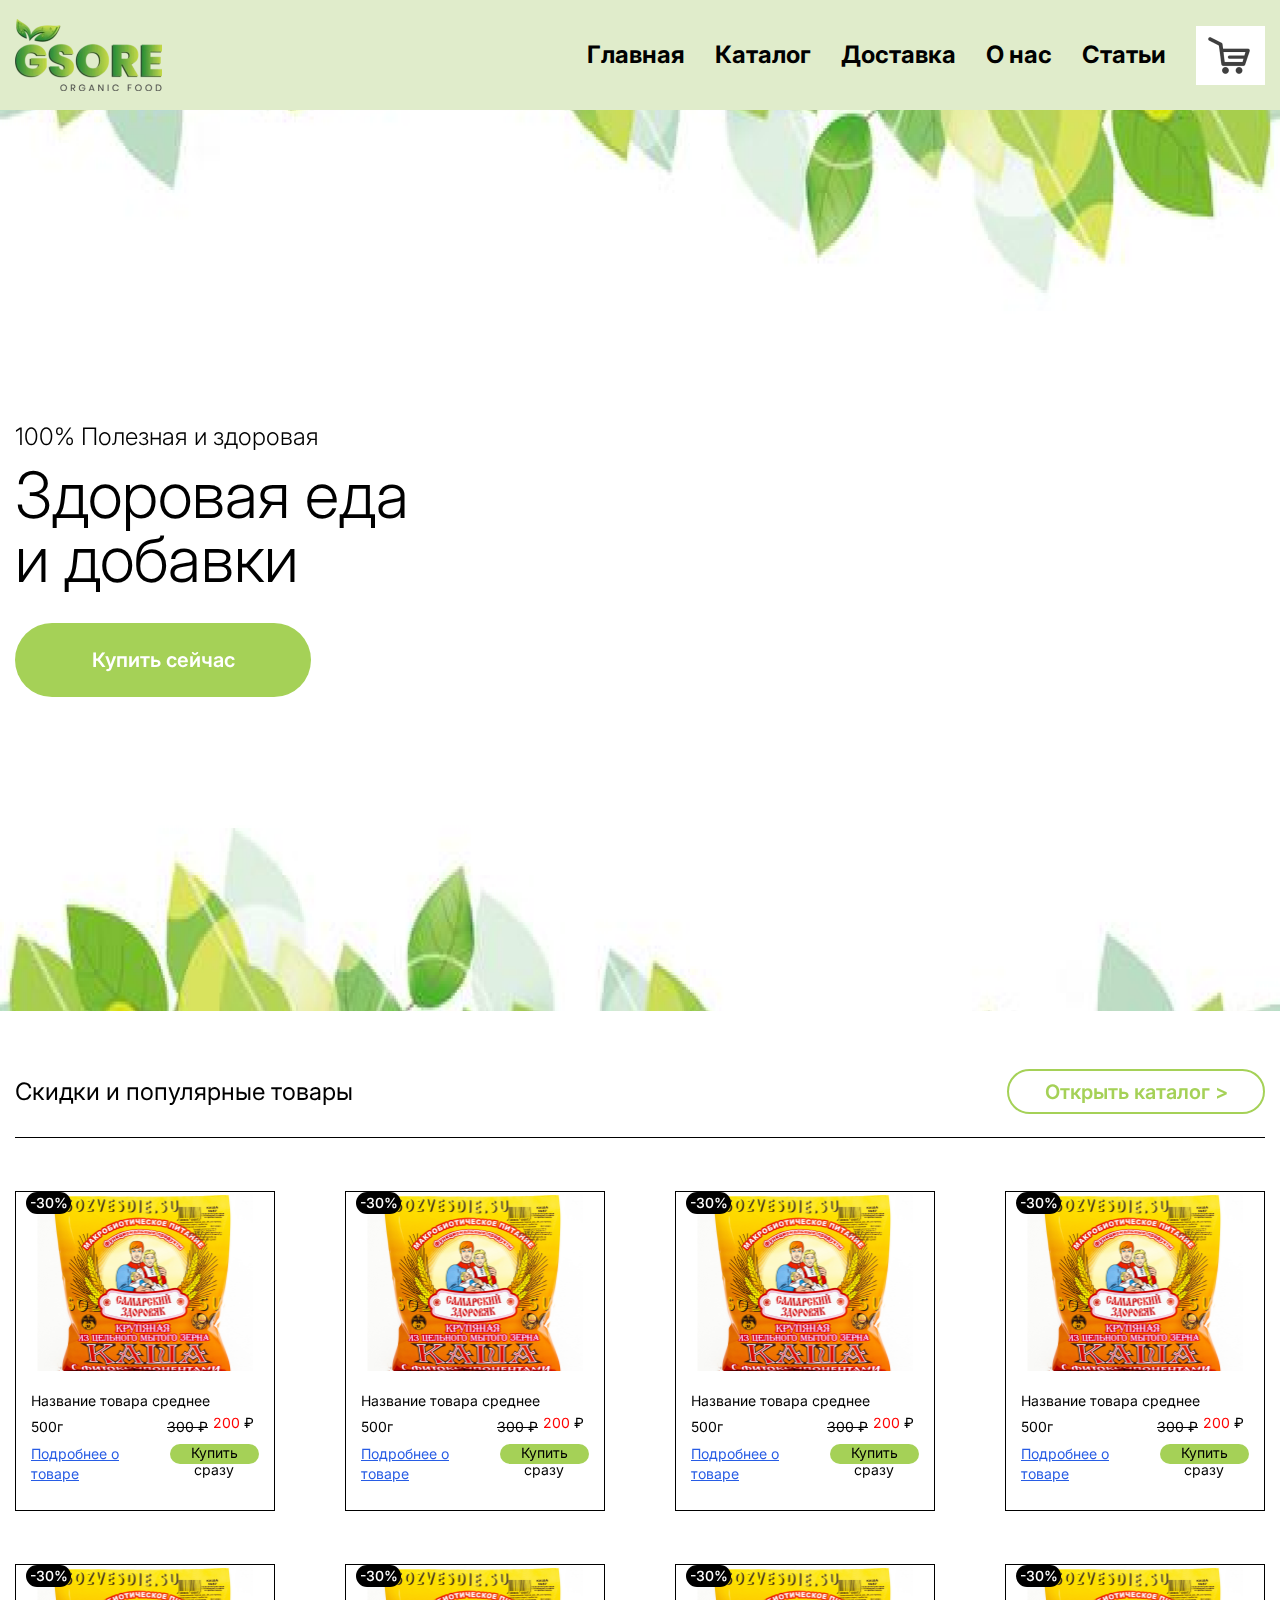
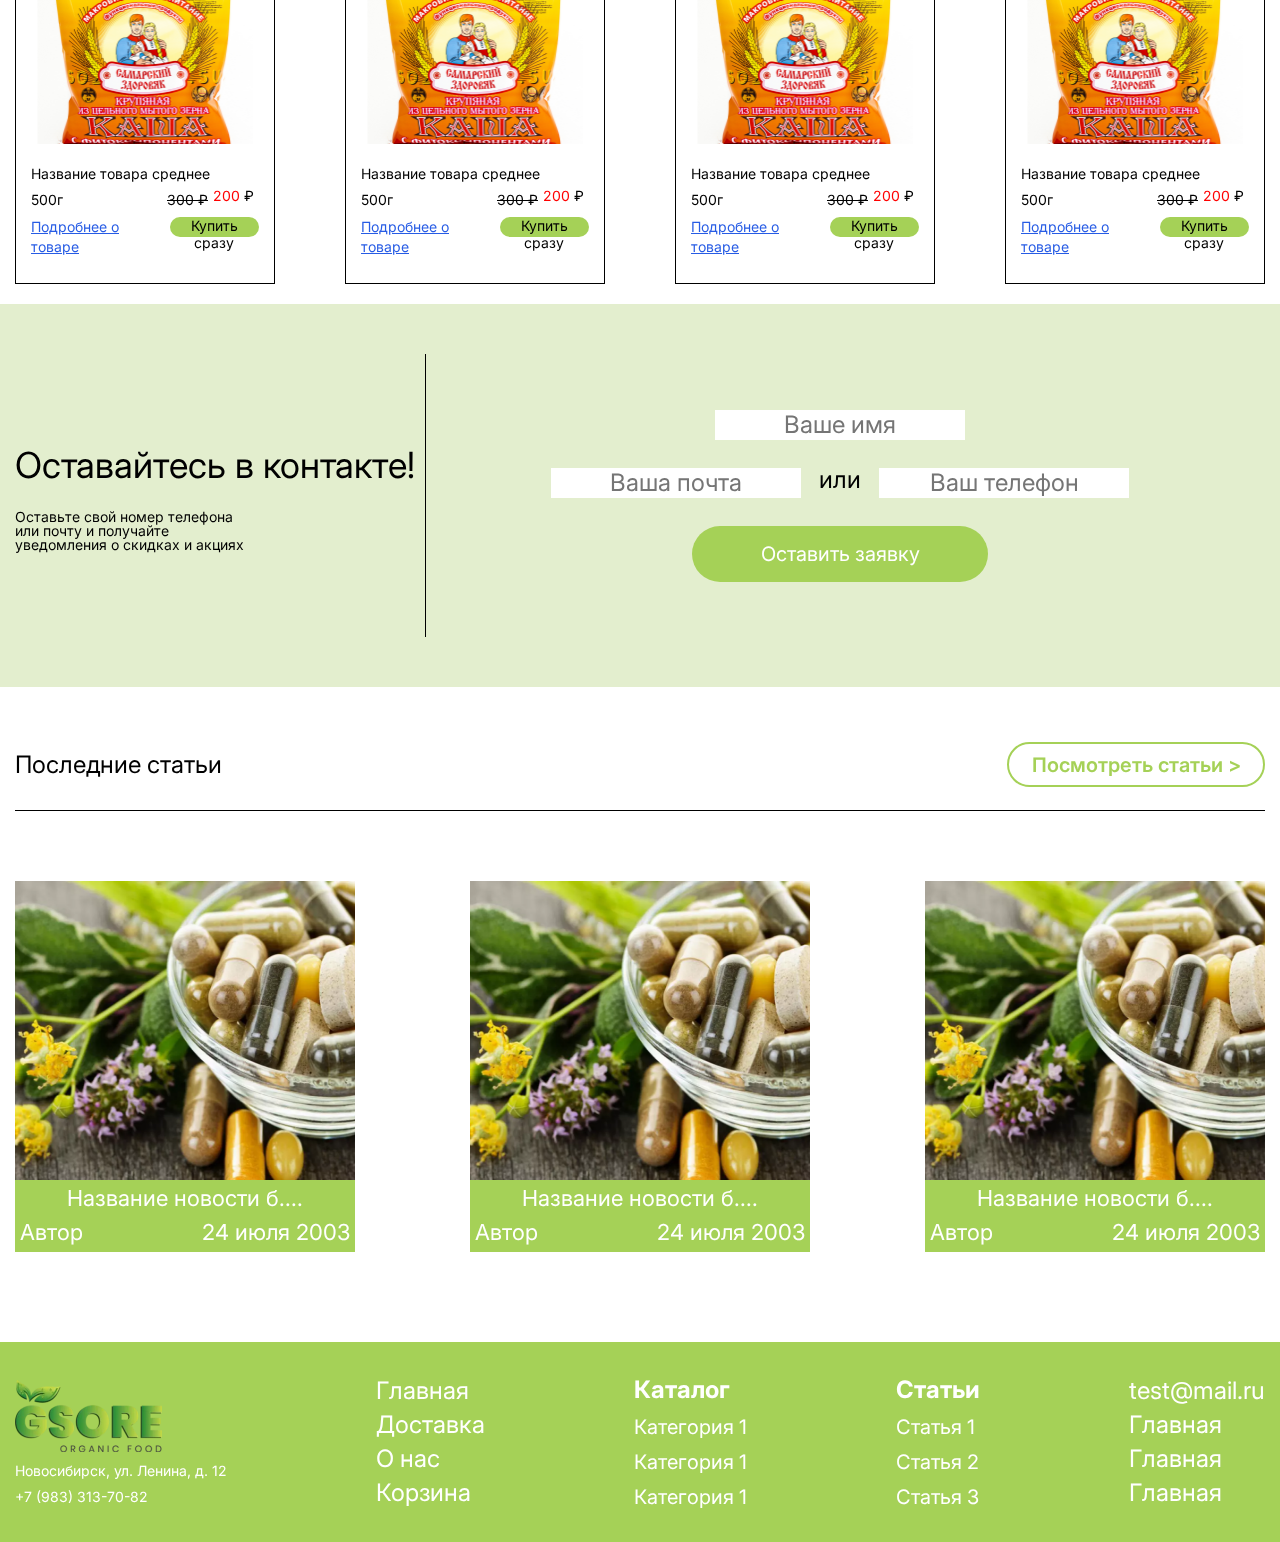
<file: src/index.html>
<!doctype html>
<html lang="en">
<head>
    <meta charset="UTF-8">
    <meta name="viewport"
          content="width=device-width, user-scalable=no, initial-scale=1.0, maximum-scale=1.0, minimum-scale=1.0">
    <meta http-equiv="X-UA-Compatible" content="ie=edge">
    <title>GSore</title>
    <link rel="stylesheet" href="css/reset.css">
    <link rel="stylesheet" href="css/style.css">
</head>
<body>
<nav id="menu">
    <div class="nav1">
        <a href="index.html" class="nav-text">Главная</a>
        <a href="catalog.html" class="nav-text">Каталог</a>
        <a href="#" class="nav-text">Доставка</a>
        <a href="#" class="nav-text">О нас</a>
        <a href="news.html" class="nav-text">Статьи</a>
    </div>
</nav>
<header class="comp_header">
    <div class="container mr_flex">
        <div class="logo"><img id="logo" src="img/logo.png" alt="Oops">
        </div>
        <div class="nav">
            <a href="index.html" class="nav-text">Главная</a>
            <a href="catalog.html" class="nav-text">Каталог</a>
            <a href="#" class="nav-text">Доставка</a>
            <a href="#" class="nav-text">О нас</a>
            <a href="news.html" class="nav-text">Статьи</a>
            <a  href="cart.html" class="nav-cart"><img src="img/cart.png"  class="nav-cart" alt="Oops im sorry">
            </a>
        </div>
    </div>
</header>
<main id="panel">
    <header class="mobile_header">
        <div class="container mob_burger">
            <div class="mob_logo"><svg width="82" height="40" viewBox="0 0 82 40" fill="none" xmlns="http://www.w3.org/2000/svg" xmlns:xlink="http://www.w3.org/1999/xlink">
                <rect width="82" height="40" fill="url(#pattern0)"/>
                <defs>
                    <pattern id="pattern0" patternContentUnits="objectBoundingBox" width="1" height="1">
                        <use xlink:href="#image0_84_3" transform="translate(0 -0.00735786) scale(0.00334448 0.00685619)"/>
                    </pattern>
                    <image id="image0_84_3" width="299" height="148" xlink:href="[data-uri]"/>
                </defs>
            </svg>
            </div>
            <div class="together">
                <a  href="cart.html" class="nav-cart1"><img src="img/cart.png"  class="nav-cart1" alt="Oops im sorry"></a>
                <button class="toggle-button burger">
                    <svg  width="33" height="4" viewBox="0 0 33 4" fill="none" xmlns="http://www.w3.org/2000/svg">
                        <rect y="0.461548" width="33" height="3.07692" fill="white"/>
                    </svg>
                    <div class="invisible"></div>
                    <svg  width="33" height="4" viewBox="0 0 33 4" fill="none" xmlns="http://www.w3.org/2000/svg">
                        <rect y="0.461548" width="33" height="3.07692" fill="white"/>
                    </svg>
                    <div class="invisible"></div>
                    <svg  width="33" height="4" viewBox="0 0 33 4" fill="none" xmlns="http://www.w3.org/2000/svg">
                        <rect y="0.461548" width="33" height="3.07692" fill="white"/>
                    </svg>
                </button>
            </div>
        </div>
    </header>
    <section class="hero">
        <div class="container hero_flex">
            <div class="title_container">
                <p class="health">100% Полезная и здоровая</p>
                <h1 class="food">Здоровая еда<br>и добавки</h1>
                <button class="buy-now">Купить сейчас</button>
            </div>
        </div>
    </section>
    <section class="products">
        <div class="container">
            <div class="inf_container">
                <p class="left_part">Скидки и популярные товары</p>
                <button  class="right_part">Открыть каталог ></button>
            </div>
            <hr>
            <div class="item-list">
                <div class="item">
                    <div class="sale-count">-30%</div>
                    <div class="item_container">
                        <div class="item-pic">
                            <img class="item-pic" src="img/sozvezdie.png" alt="Oops!!">
                        </div>
                        <div class="item-title-container item-text">Название товара среднее</div>
                        <div class="weight_price">
                            <p class="weight item-text">500г</p>
                            <div class="price">
                                <p class="old_price item-text">300 ₽</p>
                                <p class="new_price"><span class="red">200</span> ₽</p>
                            </div>
                        </div>
                        <div class="buy_more">
                            <a href="#" class="more item-text">Подробнее о товаре</a>
                            <button class="buy item-text">Купить сразу</button>
                        </div>
                    </div>
                </div>
                <div class="item">
                    <div class="sale-count">-30%</div>
                    <div class="item_container">
                        <div class="item-pic">
                            <img class="item-pic" src="img/sozvezdie.png" alt="Oops!!">
                        </div>
                        <div class="item-title-container item-text">Название товара среднее</div>
                        <div class="weight_price">
                            <p class="weight item-text">500г</p>
                            <div class="price">
                                <p class="old_price item-text">300 ₽</p>
                                <p class="new_price"><span class="red">200</span> ₽</p>
                            </div>
                        </div>
                        <div class="buy_more">
                            <a href="#" class="more item-text">Подробнее о товаре</a>
                            <button class="buy item-text">Купить сразу</button>
                        </div>
                    </div>
                </div>
                <div class="item">
                    <div class="sale-count">-30%</div>
                    <div class="item_container">
                        <div class="item-pic">
                            <img class="item-pic" src="img/sozvezdie.png" alt="Oops!!">
                        </div>
                        <div class="item-title-container item-text">Название товара среднее</div>
                        <div class="weight_price">
                            <p class="weight item-text">500г</p>
                            <div class="price">
                                <p class="old_price item-text">300 ₽</p>
                                <p class="new_price"><span class="red">200</span> ₽</p>
                            </div>
                        </div>
                        <div class="buy_more">
                            <a href="#" class="more item-text">Подробнее о товаре</a>
                            <button class="buy item-text">Купить сразу</button>
                        </div>
                    </div>
                </div>
                <div class="item">
                    <div class="sale-count">-30%</div>
                    <div class="item_container">
                        <div class="item-pic">
                            <img class="item-pic" src="img/sozvezdie.png" alt="Oops!!">
                        </div>
                        <div class="item-title-container item-text">Название товара среднее</div>
                        <div class="weight_price">
                            <p class="weight item-text">500г</p>
                            <div class="price">
                                <p class="old_price item-text">300 ₽</p>
                                <p class="new_price"><span class="red">200</span> ₽</p>
                            </div>
                        </div>
                        <div class="buy_more">
                            <a href="#" class="more item-text">Подробнее о товаре</a>
                            <button class="buy item-text">Купить сразу</button>
                        </div>
                    </div>
                </div>
            </div>
            <div class="item-list">
                <div class="item">
                    <div class="sale-count">-30%</div>
                    <div class="item_container">
                        <div class="item-pic">
                            <img class="item-pic" src="img/sozvezdie.png" alt="Oops!!">
                        </div>
                        <div class="item-title-container item-text">Название товара среднее</div>
                        <div class="weight_price">
                            <p class="weight item-text">500г</p>
                            <div class="price">
                                <p class="old_price item-text">300 ₽</p>
                                <p class="new_price"><span class="red">200</span> ₽</p>
                            </div>
                        </div>
                        <div class="buy_more">
                            <a href="#" class="more item-text">Подробнее о товаре</a>
                            <button class="buy item-text">Купить сразу</button>
                        </div>
                    </div>
                </div>
                <div class="item">
                    <div class="sale-count">-30%</div>
                    <div class="item_container">
                        <div class="item-pic">
                            <img class="item-pic" src="img/sozvezdie.png" alt="Oops!!">
                        </div>
                        <div class="item-title-container item-text">Название товара среднее</div>
                        <div class="weight_price">
                            <p class="weight item-text">500г</p>
                            <div class="price">
                                <p class="old_price item-text">300 ₽</p>
                                <p class="new_price"><span class="red">200</span> ₽</p>
                            </div>
                        </div>
                        <div class="buy_more">
                            <a href="#" class="more item-text">Подробнее о товаре</a>
                            <button class="buy item-text">Купить сразу</button>
                        </div>
                    </div>
                </div>
                <div class="item">
                    <div class="sale-count">-30%</div>
                    <div class="item_container">
                        <div class="item-pic">
                            <img class="item-pic" src="img/sozvezdie.png" alt="Oops!!">
                        </div>
                        <div class="item-title-container item-text">Название товара среднее</div>
                        <div class="weight_price">
                            <p class="weight item-text">500г</p>
                            <div class="price">
                                <p class="old_price item-text">300 ₽</p>
                                <p class="new_price"><span class="red">200</span> ₽</p>
                            </div>
                        </div>
                        <div class="buy_more">
                            <a href="#" class="more item-text">Подробнее о товаре</a>
                            <button class="buy item-text">Купить сразу</button>
                        </div>
                    </div>
                </div>
                <div class="item">
                    <div class="sale-count">-30%</div>
                    <div class="item_container">
                        <div class="item-pic">
                            <img class="item-pic" src="img/sozvezdie.png" alt="Oops!!">
                        </div>
                        <div class="item-title-container item-text">Название товара среднее</div>
                        <div class="weight_price">
                            <p class="weight item-text">500г</p>
                            <div class="price">
                                <p class="old_price item-text">300 ₽</p>
                                <p class="new_price"><span class="red">200</span> ₽</p>
                            </div>
                        </div>
                        <div class="buy_more">
                            <a href="#" class="more item-text">Подробнее о товаре</a>
                            <button class="buy item-text">Купить сразу</button>
                        </div>
                    </div>
                </div>
            </div>
        </div>
    </section>
    <section class="contacts">
        <div class="container contacts_flex">
            <div class="contact_title_container">
                <h2 class="stay">Оставайтесь в контакте!</h2>
                <p class="description">Оставьте свой номер телефона<br>
                    или почту и получайте<br>
                    уведомления о скидках и акциях</p>
            </div>
            <div class="forms">
                <div class="form_name">
                    <input class="form_height form_text" type="text" placeholder="Ваше имя">
                </div>
                <br><br>
                <div class="email_tel">
                    <input class="form_height form_text" type="email" placeholder="Ваша почта">
                    <p class="or form_text">или</p>
                    <input class="form_height form_text" type="tel" placeholder="Ваш телефон">
                </div>
                <br><br>
                <div class="submit_application">
                    <input class="submit_application_" type="submit" value="Оставить заявку">
                </div>
            </div>
        </div>
    </section>
    <section class="articles">
        <div class="container">
            <div class="inf_container">
                <p class="left_part">Последние статьи</p>
                <button  class="right_part">Посмотреть статьи ></button>
            </div>
            <hr>
            <div class="articles_list">
                <article>
                    <div class="arcticle_pic">
                        <img  class="arcticle_pic" src="img/health.png" alt="Oops im sorry!!!">
                    </div>
                    <div class="article_title_container">
                    <p class="name white-big">Название новости б....</p>
                    <div class="article_inf_container">
                        <p class="author white-big">Автор</p>
                        <p class="date white-big">24 июля 2003</p>
                    </div>
                    </div>
                </article>
                <article>
                    <div class="arcticle_pic">
                        <img  class="arcticle_pic" src="img/health.png" alt="Oops im sorry!!!">
                    </div>
                    <div class="article_title_container">
                        <p class="name white-big">Название новости б....</p>
                        <div class="article_inf_container">
                            <p class="author white-big">Автор</p>
                            <p class="date white-big">24 июля 2003</p>
                        </div>
                    </div>
                </article>
                <article>
                    <div class="arcticle_pic">
                        <img  class="arcticle_pic" src="img/health.png" alt="Oops im sorry!!!">
                    </div>
                    <div class="article_title_container">
                        <p class="name white-big">Название новости б....</p>
                        <div class="article_inf_container">
                            <p class="author white-big">Автор</p>
                            <p class="date white-big">24 июля 2003</p>
                        </div>
                    </div>
                </article>
            </div>
        </div>
    </section>
    <footer class="comp_footer">
        <div class="container footer_flex">
            <div class="footer_logo">
                <img id="logo1" src="img/logo.png" alt="Oops">
                <p class="footer_address footer_text">Новосибирск, ул. Ленина, д. 12</p>
                <p class="footer_tel footer_text">+7 (983) 313-70-82</p>

            </div>
            <div class="footer_nav">
                <a href="#" class="href_text">Главная</a>
                <a href="#" class="href_text lol">Доставка</a>
                <a href="#" class="href_text lol">О нас</a>
                <a href="#" class="href_text lol">Корзина</a>
            </div>
            <div class="footer_catalog">
                <a href="#" class="footer_title">Каталог</a>
                <a href="#" class="footer_category">Категория 1</a>
                <a href="#" class="footer_category">Категория 1</a>
                <a href="#" class="footer_category">Категория 1</a>
            </div>
            <div class="footer_articles">
                <a href="#" class="footer_title">Статьи</a>
                <a href="#" class="footer_articlesS">Статья 1</a>
                <a href="#" class="footer_articlesS">Статья 2</a>
                <a href="#" class="footer_articlesS">Статья 3</a>
            </div>
            <div class="footer_mail">
                <a href="#" class="href_text">test@mail.ru</a>
                <a href="#" class="href_text lol">Главная</a>
                <a href="#" class="href_text lol">Главная</a>
                <a href="#" class="href_text lol">Главная</a>
            </div>
        </div>
    </footer>
    <footer class="mobile_footer">
        <div class="container footer_flex">
            <div class="footer_logo">
                <img class="mob_logo" src="img/logo.png" alt="Oops">
                <p class="footer_address footer_textM">Новосибирск, ул. Ленина, д. 12</p>
                <p class="footer_tel footer_textM">+7 (983) 313-70-82</p>
                <p class="footer_textM">@fabulousdze</p>
            </div>
            <div class="footer_nav">
                <a href="#" class="href_textM lolM">Главная</a>
                <a href="#" class="href_textM lolM">Доставка</a>
                <a href="#" class="href_textM lolM">О нас</a>
                <a href="#" class="href_textM lolM">Корзина</a>
            </div>
            <div class="footer_catalog">
                <a href="#" class="footer_titleM">Каталог</a>
                <a href="#" class="footer_categoryM">Категория 1</a>
                <a href="#" class="footer_categoryM">Категория 1</a>
                <a href="#" class="footer_categoryM">Категория 1</a>
                <a href="#" class="footer_categoryM">Категория 1</a>
                <a href="#" class="footer_categoryM">Категория 1</a>
            </div>
            <div class="footer_articles">
                <a href="#" class="footer_titleM">Статьи</a>
                <a href="#" class="footer_articlesSM">Статья 1</a>
                <a href="#" class="footer_articlesSM">Статья 2</a>
                <a href="#" class="footer_articlesSM">Статья 3</a>
                <a href="#" class="footer_articlesSM">Статья 3</a>
                <a href="#" class="footer_articlesSM">Статья 3</a>
            </div>

        </div>
    </footer>
</main>
<script src="js/slideout.min.js"></script>
<script>
    var slideout = new Slideout({
        'panel': document.getElementById('panel'),
        'menu': document.getElementById('menu'),
        'padding': 256,
        'tolerance': 70,
        'side': 'right',
    });

    // Toggle button
    document.querySelector('.toggle-button').addEventListener('click', function() {
        slideout.toggle();
    });
</script>
</body>
</html>
</file>
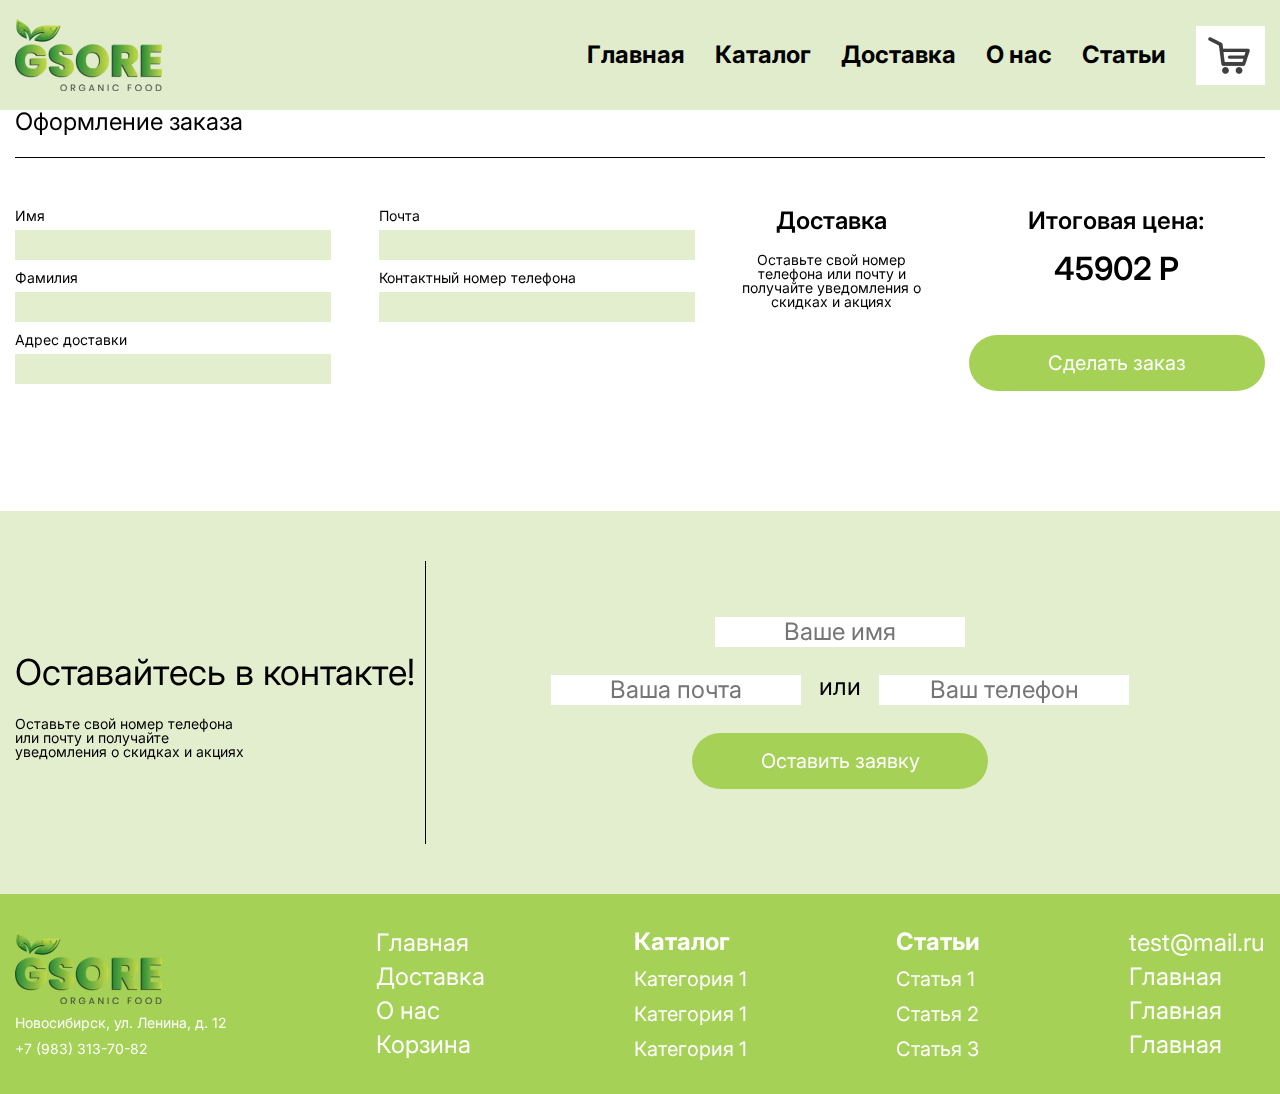
<file: src/cart.html>
<!doctype html>
<html lang="en">
<head>
    <meta charset="UTF-8">
    <meta name="viewport"
          content="width=device-width, user-scalable=no, initial-scale=1.0, maximum-scale=1.0, minimum-scale=1.0">
    <meta http-equiv="X-UA-Compatible" content="ie=edge">
    <title>Корзина</title>
    <link rel="stylesheet" href="css/reset.css">
    <link rel="stylesheet" href="css/style.css">
</head>
<body>
<nav id="menu">
    <div class="nav1">
        <a href="index.html" class="nav-text">Главная</a>
        <a href="catalog.html" class="nav-text">Каталог</a>
        <a href="#" class="nav-text">Доставка</a>
        <a href="#" class="nav-text">О нас</a>
        <a href="news.html" class="nav-text">Статьи</a>
    </div>
</nav>
<header class="comp_header">
    <div class="container mr_flex">
        <div class="logo"><img id="logo" src="img/logo.png" alt="Oops">
        </div>
        <div class="nav">
            <a href="index.html" class="nav-text">Главная</a>
            <a href="catalog.html" class="nav-text">Каталог</a>
            <a href="#" class="nav-text">Доставка</a>
            <a href="#" class="nav-text">О нас</a>
            <a href="news.html" class="nav-text">Статьи</a>
            <a  href="cart.html" class="nav-cart"><img src="img/cart.png"  class="nav-cart" alt="Oops im sorry">
            </a>
        </div>
    </div>
</header>
<main id="panel">
    <header class="mobile_header">
        <div class="container mob_burger">
            <div class="mob_logo"><svg width="82" height="40" viewBox="0 0 82 40" fill="none" xmlns="http://www.w3.org/2000/svg" xmlns:xlink="http://www.w3.org/1999/xlink">
                <rect width="82" height="40" fill="url(#pattern0)"/>
                <defs>
                    <pattern id="pattern0" patternContentUnits="objectBoundingBox" width="1" height="1">
                        <use xlink:href="#image0_84_3" transform="translate(0 -0.00735786) scale(0.00334448 0.00685619)"/>
                    </pattern>
                    <image id="image0_84_3" width="299" height="148" xlink:href="[data-uri]"/>
                </defs>
            </svg>
            </div>
            <div class="together">
                <a  href="cart.html" class="nav-cart1"><img src="img/cart.png"  class="nav-cart1" alt="Oops im sorry"></a>
                <button class="toggle-button burger">
                    <svg  width="33" height="4" viewBox="0 0 33 4" fill="none" xmlns="http://www.w3.org/2000/svg">
                        <rect y="0.461548" width="33" height="3.07692" fill="white"/>
                    </svg>
                    <div class="invisible"></div>
                    <svg  width="33" height="4" viewBox="0 0 33 4" fill="none" xmlns="http://www.w3.org/2000/svg">
                        <rect y="0.461548" width="33" height="3.07692" fill="white"/>
                    </svg>
                    <div class="invisible"></div>
                    <svg  width="33" height="4" viewBox="0 0 33 4" fill="none" xmlns="http://www.w3.org/2000/svg">
                        <rect y="0.461548" width="33" height="3.07692" fill="white"/>
                    </svg>
                </button>
            </div>
        </div>
    </header>
    <section class="hero_cart">
        <div class="container">
            <div class="ordering">
                <div class="inf_container">
                    <p class="left_part">Оформление заказа</p>
                </div>
                <hr>
                <div class="ordering_row">
                    <div class="ordering_NSA">
                        <div class="ordering_form">
                            <h2 class="ordering_text">Имя</h2>
                            <input type="text" class="ordering_input">
                        </div>
                        <div class="ordering_form">
                            <h2 class="ordering_text">Фамилия</h2>
                            <input type="text" class="ordering_input">
                        </div>
                        <div class="ordering_form">
                            <h2 class="ordering_text">Адрес доставки</h2>
                            <input type="text" class="ordering_input">
                        </div>
                    </div>
                    <div class="ordering_ET">
                        <div class="ordering_form">
                            <h2 class="ordering_text">Почта</h2>
                            <input type="text" class="ordering_input">
                        </div>
                        <div class="ordering_form">
                            <h2 class="ordering_text">Контактный номер телефона</h2>
                            <input type="text" class="ordering_input">
                        </div>
                    </div>
                    <div class="shipping">
                        <h2 class="shipping_title">Доставка</h2>
                        <div class="shipping_container">
                            <p class="shipping_text">Оставьте свой номер</p>
                            <p class="shipping_text">телефона или почту и</p>
                            <p class="shipping_text">получайте уведомления о</p>
                            <p class="shipping_text">скидках и акциях</p>
                        </div>
                    </div>
                    <div class="ordering_price">
                        <h2 class="shipping_title">Итоговая цена:</h2>
                        <p class="total_price">45902 Р</p>
                        <button class="submit_application_">Сделать заказ</button>
                    </div>
                </div>
            </div>
        </div>
    </section>
    <section class="contacts">
        <div class="container contacts_flex">
            <div class="contact_title_container">
                <h2 class="stay">Оставайтесь в контакте!</h2>
                <p class="description">Оставьте свой номер телефона<br>
                    или почту и получайте<br>
                    уведомления о скидках и акциях</p>
            </div>
            <div class="forms">
                <div class="form_name">
                    <input class="form_height form_text" type="text" placeholder="Ваше имя">
                </div>
                <br><br>
                <div class="email_tel">
                    <input class="form_height form_text" type="email" placeholder="Ваша почта">
                    <p class="or form_text">или</p>
                    <input class="form_height form_text" type="tel" placeholder="Ваш телефон">
                </div>
                <br><br>
                <div class="submit_application">
                    <input class="submit_application_" type="submit" value="Оставить заявку">
                </div>
            </div>
        </div>
    </section>
    <footer class="comp_footer">
        <div class="container footer_flex">
            <div class="footer_logo">
                <img id="logo1" src="img/logo.png" alt="Oops">
                <p class="footer_address footer_text">Новосибирск, ул. Ленина, д. 12</p>
                <p class="footer_tel footer_text">+7 (983) 313-70-82</p>

            </div>
            <div class="footer_nav">
                <a href="#" class="href_text">Главная</a>
                <a href="#" class="href_text lol">Доставка</a>
                <a href="#" class="href_text lol">О нас</a>
                <a href="#" class="href_text lol">Корзина</a>
            </div>
            <div class="footer_catalog">
                <a href="#" class="footer_title">Каталог</a>
                <a href="#" class="footer_category">Категория 1</a>
                <a href="#" class="footer_category">Категория 1</a>
                <a href="#" class="footer_category">Категория 1</a>
            </div>
            <div class="footer_articles">
                <a href="#" class="footer_title">Статьи</a>
                <a href="#" class="footer_articlesS">Статья 1</a>
                <a href="#" class="footer_articlesS">Статья 2</a>
                <a href="#" class="footer_articlesS">Статья 3</a>
            </div>
            <div class="footer_mail">
                <a href="#" class="href_text">test@mail.ru</a>
                <a href="#" class="href_text lol">Главная</a>
                <a href="#" class="href_text lol">Главная</a>
                <a href="#" class="href_text lol">Главная</a>
            </div>
        </div>
    </footer>
    <footer class="mobile_footer">
        <div class="container footer_flex">
            <div class="footer_logo">
                <img class="mob_logo" src="img/logo.png" alt="Oops">
                <p class="footer_address footer_textM">Новосибирск, ул. Ленина, д. 12</p>
                <p class="footer_tel footer_textM">+7 (983) 313-70-82</p>
                <p class="footer_textM">@fabulousdze</p>
            </div>
            <div class="footer_nav">
                <a href="#" class="href_textM lolM">Главная</a>
                <a href="#" class="href_textM lolM">Доставка</a>
                <a href="#" class="href_textM lolM">О нас</a>
                <a href="#" class="href_textM lolM">Корзина</a>
            </div>
            <div class="footer_catalog">
                <a href="#" class="footer_titleM">Каталог</a>
                <a href="#" class="footer_categoryM">Категория 1</a>
                <a href="#" class="footer_categoryM">Категория 1</a>
                <a href="#" class="footer_categoryM">Категория 1</a>
                <a href="#" class="footer_categoryM">Категория 1</a>
                <a href="#" class="footer_categoryM">Категория 1</a>
            </div>
            <div class="footer_articles">
                <a href="#" class="footer_titleM">Статьи</a>
                <a href="#" class="footer_articlesSM">Статья 1</a>
                <a href="#" class="footer_articlesSM">Статья 2</a>
                <a href="#" class="footer_articlesSM">Статья 3</a>
                <a href="#" class="footer_articlesSM">Статья 3</a>
                <a href="#" class="footer_articlesSM">Статья 3</a>
            </div>

        </div>
    </footer>
</main>
<script src="js/slideout.min.js"></script>
<script>
    var slideout = new Slideout({
        'panel': document.getElementById('panel'),
        'menu': document.getElementById('menu'),
        'padding': 256,
        'tolerance': 70,
        'side': 'right',
    });

    // Toggle button
    document.querySelector('.toggle-button').addEventListener('click', function() {
        slideout.toggle();
    });
</script>
</body>
</html>
</file>
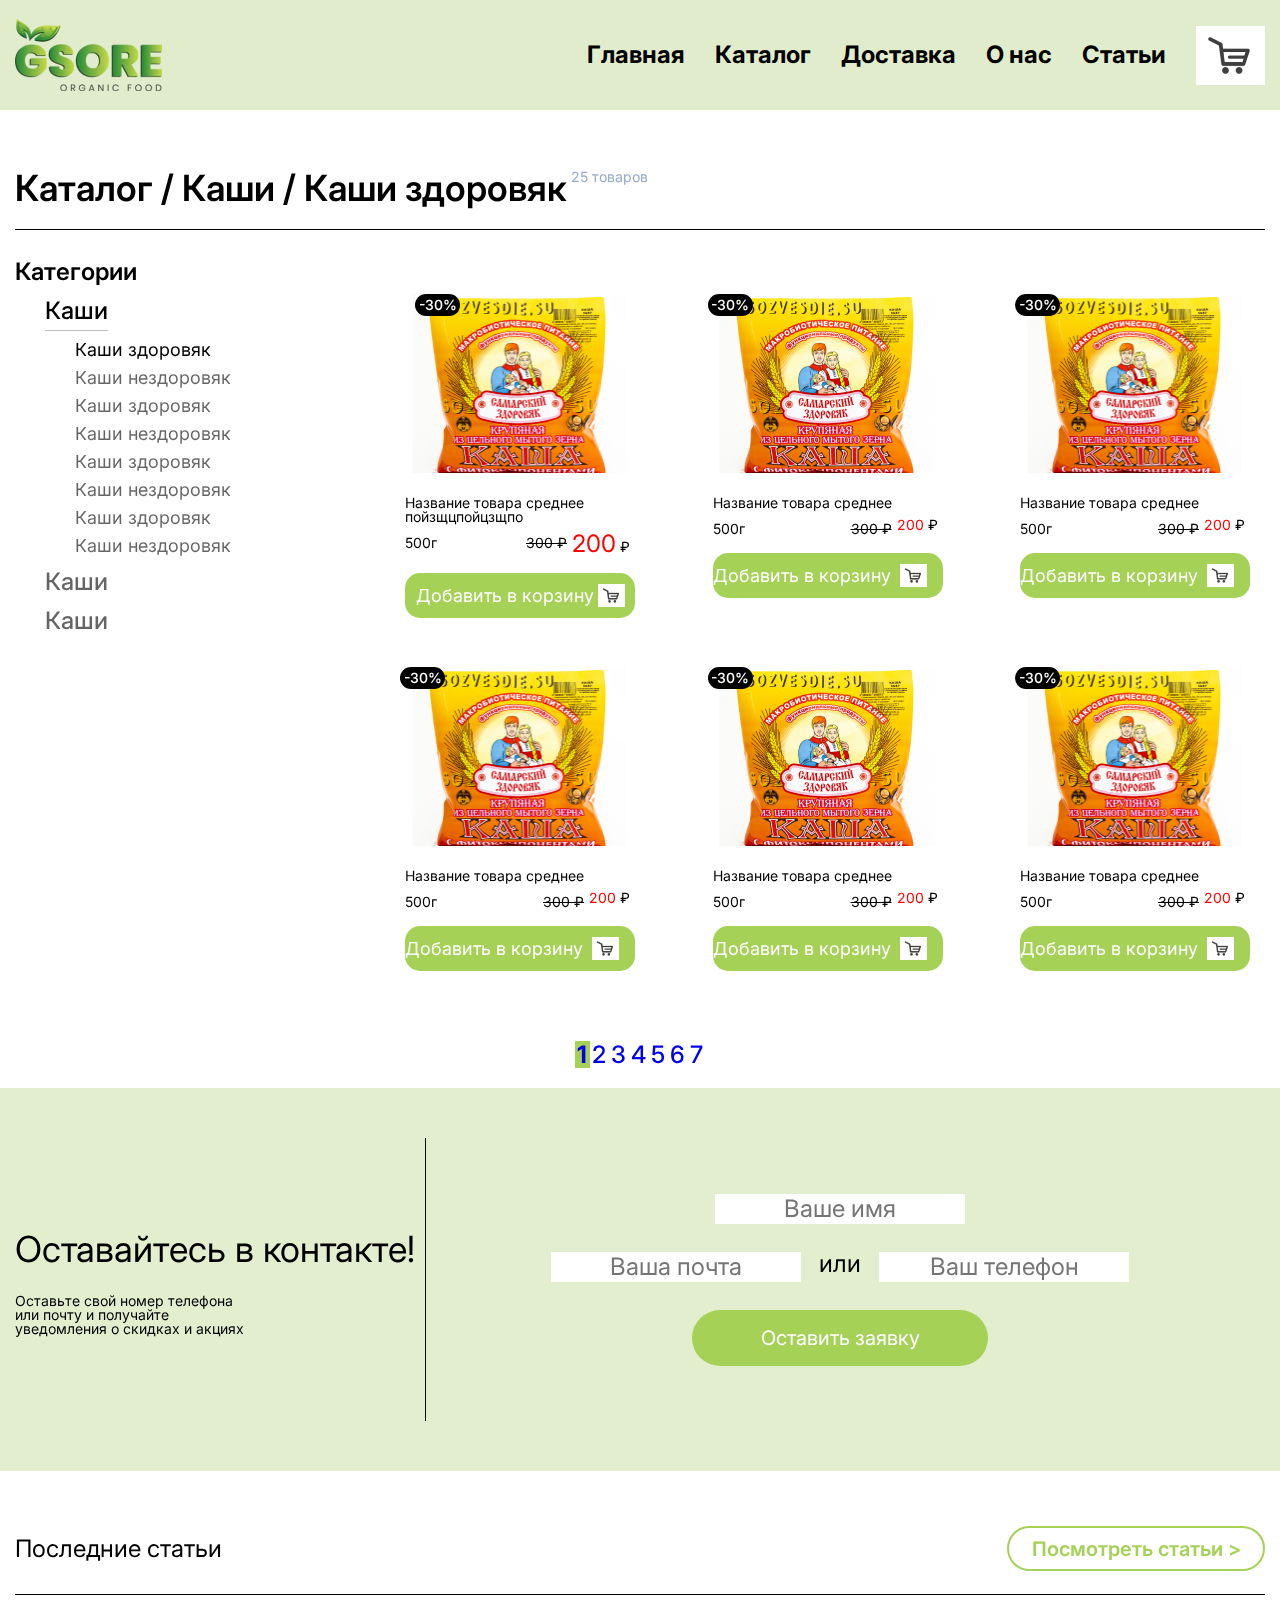
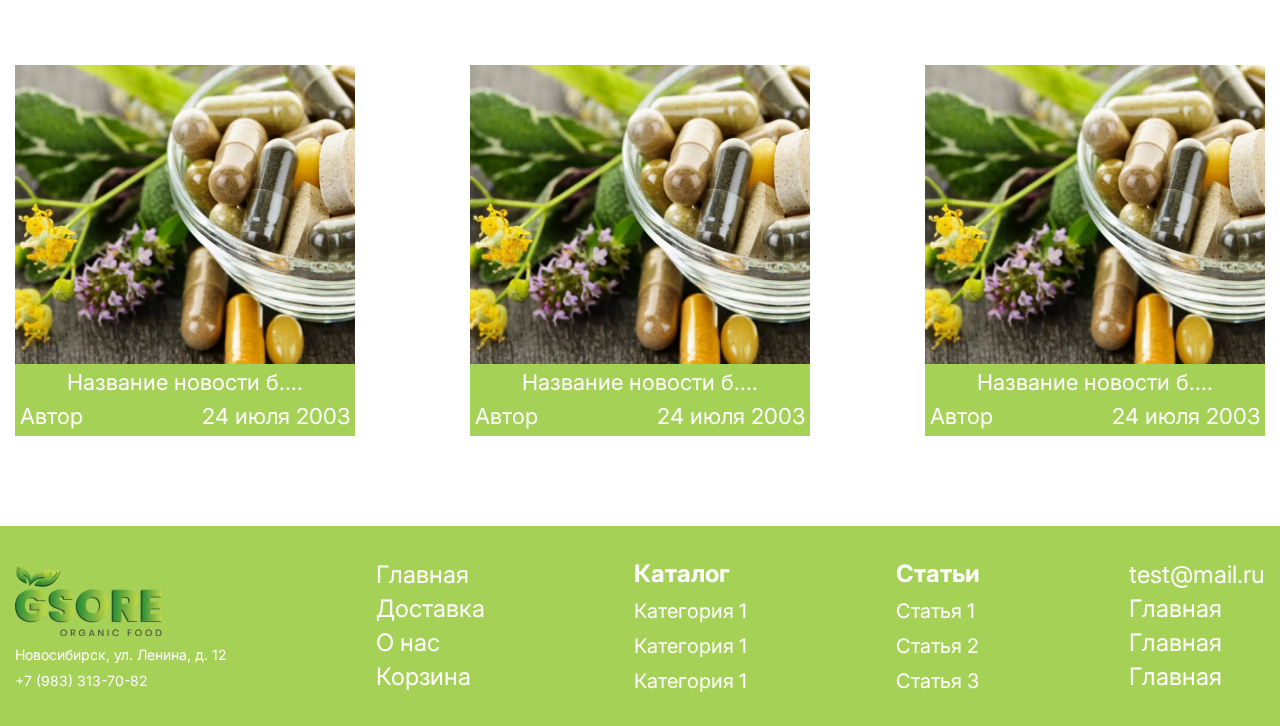
<file: src/catalog.html>
<!doctype html>
<html lang="en">
<head>
    <meta charset="UTF-8">
    <meta name="viewport"
          content="width=device-width, user-scalable=no, initial-scale=1.0, maximum-scale=1.0, minimum-scale=1.0">
    <meta http-equiv="X-UA-Compatible" content="ie=edge">
    <title>Каталог</title>
    <link rel="stylesheet" href="css/reset.css">
    <link rel="stylesheet" href="css/style.css">
</head>
<body>
<nav id="menu">
    <div class="nav1">
        <a href="index.html" class="nav-text">Главная</a>
        <a href="catalog.html" class="nav-text">Каталог</a>
        <a href="#" class="nav-text">Доставка</a>
        <a href="#" class="nav-text">О нас</a>
        <a href="news.html" class="nav-text">Статьи</a>
    </div>
</nav>
<header class="comp_header">
    <div class="container mr_flex">
        <div class="logo"><img id="logo" src="img/logo.png" alt="Oops">
        </div>
        <div class="nav">
            <a href="index.html" class="nav-text">Главная</a>
            <a href="catalog.html" class="nav-text">Каталог</a>
            <a href="#" class="nav-text">Доставка</a>
            <a href="#" class="nav-text">О нас</a>
            <a href="news.html" class="nav-text">Статьи</a>
            <a  href="cart.html" class="nav-cart"><img src="img/cart.png"  class="nav-cart" alt="Oops im sorry">
            </a>
        </div>
    </div>
</header>
<main id="panel">
    <header class="mobile_header">
        <div class="container mob_burger">
            <div class="mob_logo"><svg width="82" height="40" viewBox="0 0 82 40" fill="none" xmlns="http://www.w3.org/2000/svg" xmlns:xlink="http://www.w3.org/1999/xlink">
                <rect width="82" height="40" fill="url(#pattern0)"/>
                <defs>
                    <pattern id="pattern0" patternContentUnits="objectBoundingBox" width="1" height="1">
                        <use xlink:href="#image0_84_3" transform="translate(0 -0.00735786) scale(0.00334448 0.00685619)"/>
                    </pattern>
                    <image id="image0_84_3" width="299" height="148" xlink:href="[data-uri]"/>
                </defs>
            </svg>
            </div>
            <div class="together">
                <a  href="cart.html" class="nav-cart1"><img src="img/cart.png"  class="nav-cart1" alt="Oops im sorry"></a>
                <button class="toggle-button burger">
                    <svg  width="33" height="4" viewBox="0 0 33 4" fill="none" xmlns="http://www.w3.org/2000/svg">
                        <rect y="0.461548" width="33" height="3.07692" fill="white"/>
                    </svg>
                    <div class="invisible"></div>
                    <svg  width="33" height="4" viewBox="0 0 33 4" fill="none" xmlns="http://www.w3.org/2000/svg">
                        <rect y="0.461548" width="33" height="3.07692" fill="white"/>
                    </svg>
                    <div class="invisible"></div>
                    <svg  width="33" height="4" viewBox="0 0 33 4" fill="none" xmlns="http://www.w3.org/2000/svg">
                        <rect y="0.461548" width="33" height="3.07692" fill="white"/>
                    </svg>
                </button>
            </div>
        </div>
    </header>
    <section class="catalog">
        <div class="container">
            <div class="catalog_container">
                <h2 class="catalog_title">Каталог / Каши / Каши здоровяк</h2>
                <span class="boston_dynamic">25 товаров</span>
                <hr>
            </div>
            <div class="categories_items">
                <div class="category_nav">
                    <h2 class="category_title fs-24 fw-600">Категории</h2>
                    <div class="porridges pl-30 fs-24">
                        <p class="porridge category_choosen category_choosen_underline pt-15 fw-500 ">Каши</p>
                        <div class="dropdown_porridge pl-30">
                            <p class="porridge pt-15 sub_cat category_choosen">Каши здоровяк</p>
                            <p class="porridge pt-15 sub_cat">Каши нездоровяк</p>
                            <p class="porridge pt-15 sub_cat">Каши здоровяк</p>
                            <p class="porridge pt-15 sub_cat">Каши нездоровяк</p>
                            <p class="porridge pt-15 sub_cat">Каши здоровяк</p>
                            <p class="porridge pt-15 sub_cat">Каши нездоровяк</p>
                            <p class="porridge pt-15 sub_cat">Каши здоровяк</p>
                            <p class="porridge pt-15 sub_cat">Каши нездоровяк</p>
                        </div>
                    </div>
                    <div class="porridges pl-30 fs-24">
                        <p class="porridge pt-15 fw-500">Каши</p>
                    </div>
                    <div class="porridges pl-30 fs-24">
                        <p class="porridge pt-15 fw-500">Каши</p>
                    </div>
                </div>
                <div class="item-list w-60prcnt">
                    <div class="item1">
                        <div class="item_container">
                            <div class="cart_point_scalable">
                                <div class="sale-count">-30%</div>
                                <div class="item-pic">
                                    <img class="item-pic" src="img/sozvezdie.png" alt="Oops!!">
                                </div>
                                <div class="item-title-container item-text fs-14">Название товара среднее пойзщцпойцзщпо</div>
                                <div class="weight_price">
                                    <p class="weight item-text ">500г</p>
                                    <div class="price">
                                        <p class="old_price item-text">300 ₽</p>
                                        <p class="new_price"><span class="red fs-24">200</span> ₽</p>
                                    </div>
                                </div>
                            </div>
                            <div class="buy_more1">
                                <div class="buy_immediately">
                                <a  href="#" class="cart-add item-text1">Добавить в корзину
                                    <img  class="buy_more1_img" src="img/buyImmediatly.png" alt="OOps!">
                                </a>
                                </div>
                            </div>
                        </div>
                    </div>
                    <div class="item1">
                        <div class="sale-count">-30%</div>
                        <div class="item_container">
                            <div class="item-pic">
                                <img class="item-pic" src="img/sozvezdie.png" alt="Oops!!">
                            </div>
                            <div class="item-title-container item-text">Название товара среднее</div>
                            <div class="weight_price">
                                <p class="weight item-text">500г</p>
                                <div class="price">
                                    <p class="old_price item-text">300 ₽</p>
                                    <p class="new_price"><span class="red">200</span> ₽</p>
                                </div>
                            </div>
                            <div class="buy_more1">
                                <div class="buy_immediately">
                                    <a  href="#" class=" item-text1">Добавить в корзину
                                        <img  class="buy_more1_img" src="img/buyImmediatly.png" alt="OOps!">
                                    </a>
                                </div>
                            </div>
                        </div>
                    </div>
                    <div class="item1">
                        <div class="sale-count">-30%</div>
                        <div class="item_container">
                            <div class="item-pic">
                                <img class="item-pic" src="img/sozvezdie.png" alt="Oops!!">
                            </div>
                            <div class="item-title-container item-text">Название товара среднее</div>
                            <div class="weight_price">
                                <p class="weight item-text">500г</p>
                                <div class="price">
                                    <p class="old_price item-text">300 ₽</p>
                                    <p class="new_price"><span class="red">200</span> ₽</p>
                                </div>
                            </div>
                            <div class="buy_more1">
                                <div class="buy_immediately">
                                    <a  href="#" class=" item-text1">Добавить в корзину
                                        <img  class="buy_more1_img" src="img/buyImmediatly.png" alt="OOps!">
                                    </a>
                                </div>
                            </div>
                        </div>
                    </div>
                    <div class="item1">
                        <div class="sale-count">-30%</div>
                        <div class="item_container">
                            <div class="item-pic">
                                <img class="item-pic" src="img/sozvezdie.png" alt="Oops!!">
                            </div>
                            <div class="item-title-container item-text">Название товара среднее</div>
                            <div class="weight_price">
                                <p class="weight item-text">500г</p>
                                <div class="price">
                                    <p class="old_price item-text">300 ₽</p>
                                    <p class="new_price"><span class="red">200</span> ₽</p>
                                </div>
                            </div>
                            <div class="buy_more1">
                                <div class="buy_immediately">
                                    <a  href="#" class=" item-text1">Добавить в корзину
                                        <img  class="buy_more1_img" src="img/buyImmediatly.png" alt="OOps!">
                                    </a>
                                </div>
                            </div>
                        </div>
                    </div>
                    <div class="item1">
                        <div class="sale-count">-30%</div>
                        <div class="item_container">
                            <div class="item-pic">
                                <img class="item-pic" src="img/sozvezdie.png" alt="Oops!!">
                            </div>
                            <div class="item-title-container item-text">Название товара среднее</div>
                            <div class="weight_price">
                                <p class="weight item-text">500г</p>
                                <div class="price">
                                    <p class="old_price item-text">300 ₽</p>
                                    <p class="new_price"><span class="red">200</span> ₽</p>
                                </div>
                            </div>
                            <div class="buy_more1">
                                <div class="buy_immediately">
                                    <a  href="#" class=" item-text1">Добавить в корзину
                                        <img  class="buy_more1_img" src="img/buyImmediatly.png" alt="OOps!">
                                    </a>
                                </div>
                            </div>
                        </div>
                    </div>
                    <div class="item1">
                        <div class="sale-count">-30%</div>
                        <div class="item_container">
                            <div class="item-pic">
                                <img class="item-pic" src="img/sozvezdie.png" alt="Oops!!">
                            </div>
                            <div class="item-title-container item-text">Название товара среднее</div>
                            <div class="weight_price">
                                <p class="weight item-text">500г</p>
                                <div class="price">
                                    <p class="old_price item-text">300 ₽</p>
                                    <p class="new_price"><span class="red">200</span> ₽</p>
                                </div>
                            </div>
                            <div class="buy_more1">
                                <div class="buy_immediately">
                                    <a  href="#" class=" item-text1">Добавить в корзину
                                        <img  class="buy_more1_img" src="img/buyImmediatly.png" alt="OOps!">
                                    </a>
                                </div>
                            </div>
                        </div>
                    </div>
                </div>

            </div>
            <div class="num_pages">
                <a href="#" class="page active">1</a>
                <a href="#" class="page">2</a>
                <a href="#" class="page">3</a>
                <a href="#" class="page">4</a>
                <a href="#" class="page">5</a>
                <a href="#" class="page">6</a>
                <a href="#" class="page">7</a>
            </div>
        </div>
    </section>
    <section class="contacts">
        <div class="container contacts_flex">
            <div class="contact_title_container">
                <h2 class="stay">Оставайтесь в контакте!</h2>
                <p class="description">Оставьте свой номер телефона<br>
                    или почту и получайте<br>
                    уведомления о скидках и акциях</p>
            </div>
            <div class="forms">
                <div class="form_name">
                    <input class="form_height form_text" type="text" placeholder="Ваше имя">
                </div>
                <br><br>
                <div class="email_tel">
                    <input class="form_height form_text" type="email" placeholder="Ваша почта">
                    <p class="or form_text">или</p>
                    <input class="form_height form_text" type="tel" placeholder="Ваш телефон">
                </div>
                <br><br>
                <div class="submit_application">
                    <input class="submit_application_" type="submit" value="Оставить заявку">
                </div>
            </div>
        </div>
    </section>
    <section class="articles">
        <div class="container">
            <div class="inf_container">
                <p class="left_part">Последние статьи</p>
                <button  class="right_part">Посмотреть статьи ></button>
            </div>
            <hr>
            <div class="articles_list">
                <article>
                    <div class="arcticle_pic">
                        <img  class="arcticle_pic" src="img/health.png" alt="Oops im sorry!!!">
                    </div>
                    <div class="article_title_container">
                        <p class="name white-big">Название новости б....</p>
                        <div class="article_inf_container">
                            <p class="author white-big">Автор</p>
                            <p class="date white-big">24 июля 2003</p>
                        </div>
                    </div>
                </article>
                <article>
                    <div class="arcticle_pic">
                        <img  class="arcticle_pic" src="img/health.png" alt="Oops im sorry!!!">
                    </div>
                    <div class="article_title_container">
                        <p class="name white-big">Название новости б....</p>
                        <div class="article_inf_container">
                            <p class="author white-big">Автор</p>
                            <p class="date white-big">24 июля 2003</p>
                        </div>
                    </div>
                </article>
                <article>
                    <div class="arcticle_pic">
                        <img  class="arcticle_pic" src="img/health.png" alt="Oops im sorry!!!">
                    </div>
                    <div class="article_title_container">
                        <p class="name white-big">Название новости б....</p>
                        <div class="article_inf_container">
                            <p class="author white-big">Автор</p>
                            <p class="date white-big">24 июля 2003</p>
                        </div>
                    </div>
                </article>
            </div>
        </div>
    </section>
    <footer class="comp_footer">
        <div class="container footer_flex">
            <div class="footer_logo">
                <img id="logo1" src="img/logo.png" alt="Oops">
                <p class="footer_address footer_text">Новосибирск, ул. Ленина, д. 12</p>
                <p class="footer_tel footer_text">+7 (983) 313-70-82</p>

            </div>
            <div class="footer_nav">
                <a href="#" class="href_text">Главная</a>
                <a href="#" class="href_text lol">Доставка</a>
                <a href="#" class="href_text lol">О нас</a>
                <a href="#" class="href_text lol">Корзина</a>
            </div>
            <div class="footer_catalog">
                <a href="#" class="footer_title">Каталог</a>
                <a href="#" class="footer_category">Категория 1</a>
                <a href="#" class="footer_category">Категория 1</a>
                <a href="#" class="footer_category">Категория 1</a>
            </div>
            <div class="footer_articles">
                <a href="#" class="footer_title">Статьи</a>
                <a href="#" class="footer_articlesS">Статья 1</a>
                <a href="#" class="footer_articlesS">Статья 2</a>
                <a href="#" class="footer_articlesS">Статья 3</a>
            </div>
            <div class="footer_mail">
                <a href="#" class="href_text">test@mail.ru</a>
                <a href="#" class="href_text lol">Главная</a>
                <a href="#" class="href_text lol">Главная</a>
                <a href="#" class="href_text lol">Главная</a>
            </div>
        </div>
    </footer>
    <footer class="mobile_footer">
        <div class="container footer_flex">
            <div class="footer_logo">
                <img class="mob_logo" src="img/logo.png" alt="Oops">
                <p class="footer_address footer_textM">Новосибирск, ул. Ленина, д. 12</p>
                <p class="footer_tel footer_textM">+7 (983) 313-70-82</p>
                <p class="footer_textM">@fabulousdze</p>
            </div>
            <div class="footer_nav">
                <a href="#" class="href_textM lolM">Главная</a>
                <a href="#" class="href_textM lolM">Доставка</a>
                <a href="#" class="href_textM lolM">О нас</a>
                <a href="#" class="href_textM lolM">Корзина</a>
            </div>
            <div class="footer_catalog">
                <a href="#" class="footer_titleM">Каталог</a>
                <a href="#" class="footer_categoryM">Категория 1</a>
                <a href="#" class="footer_categoryM">Категория 1</a>
                <a href="#" class="footer_categoryM">Категория 1</a>
                <a href="#" class="footer_categoryM">Категория 1</a>
                <a href="#" class="footer_categoryM">Категория 1</a>
            </div>
            <div class="footer_articles">
                <a href="#" class="footer_titleM">Статьи</a>
                <a href="#" class="footer_articlesSM">Статья 1</a>
                <a href="#" class="footer_articlesSM">Статья 2</a>
                <a href="#" class="footer_articlesSM">Статья 3</a>
                <a href="#" class="footer_articlesSM">Статья 3</a>
                <a href="#" class="footer_articlesSM">Статья 3</a>
            </div>

        </div>
    </footer>
</main>
<script src="js/slideout.min.js"></script>
<script>
    var slideout = new Slideout({
        'panel': document.getElementById('panel'),
        'menu': document.getElementById('menu'),
        'padding': 256,
        'tolerance': 70,
        'side': 'right',
    });

    // Toggle button
    document.querySelector('.toggle-button').addEventListener('click', function() {
        slideout.toggle();
    });
</script>
</body>
</html>
</file>
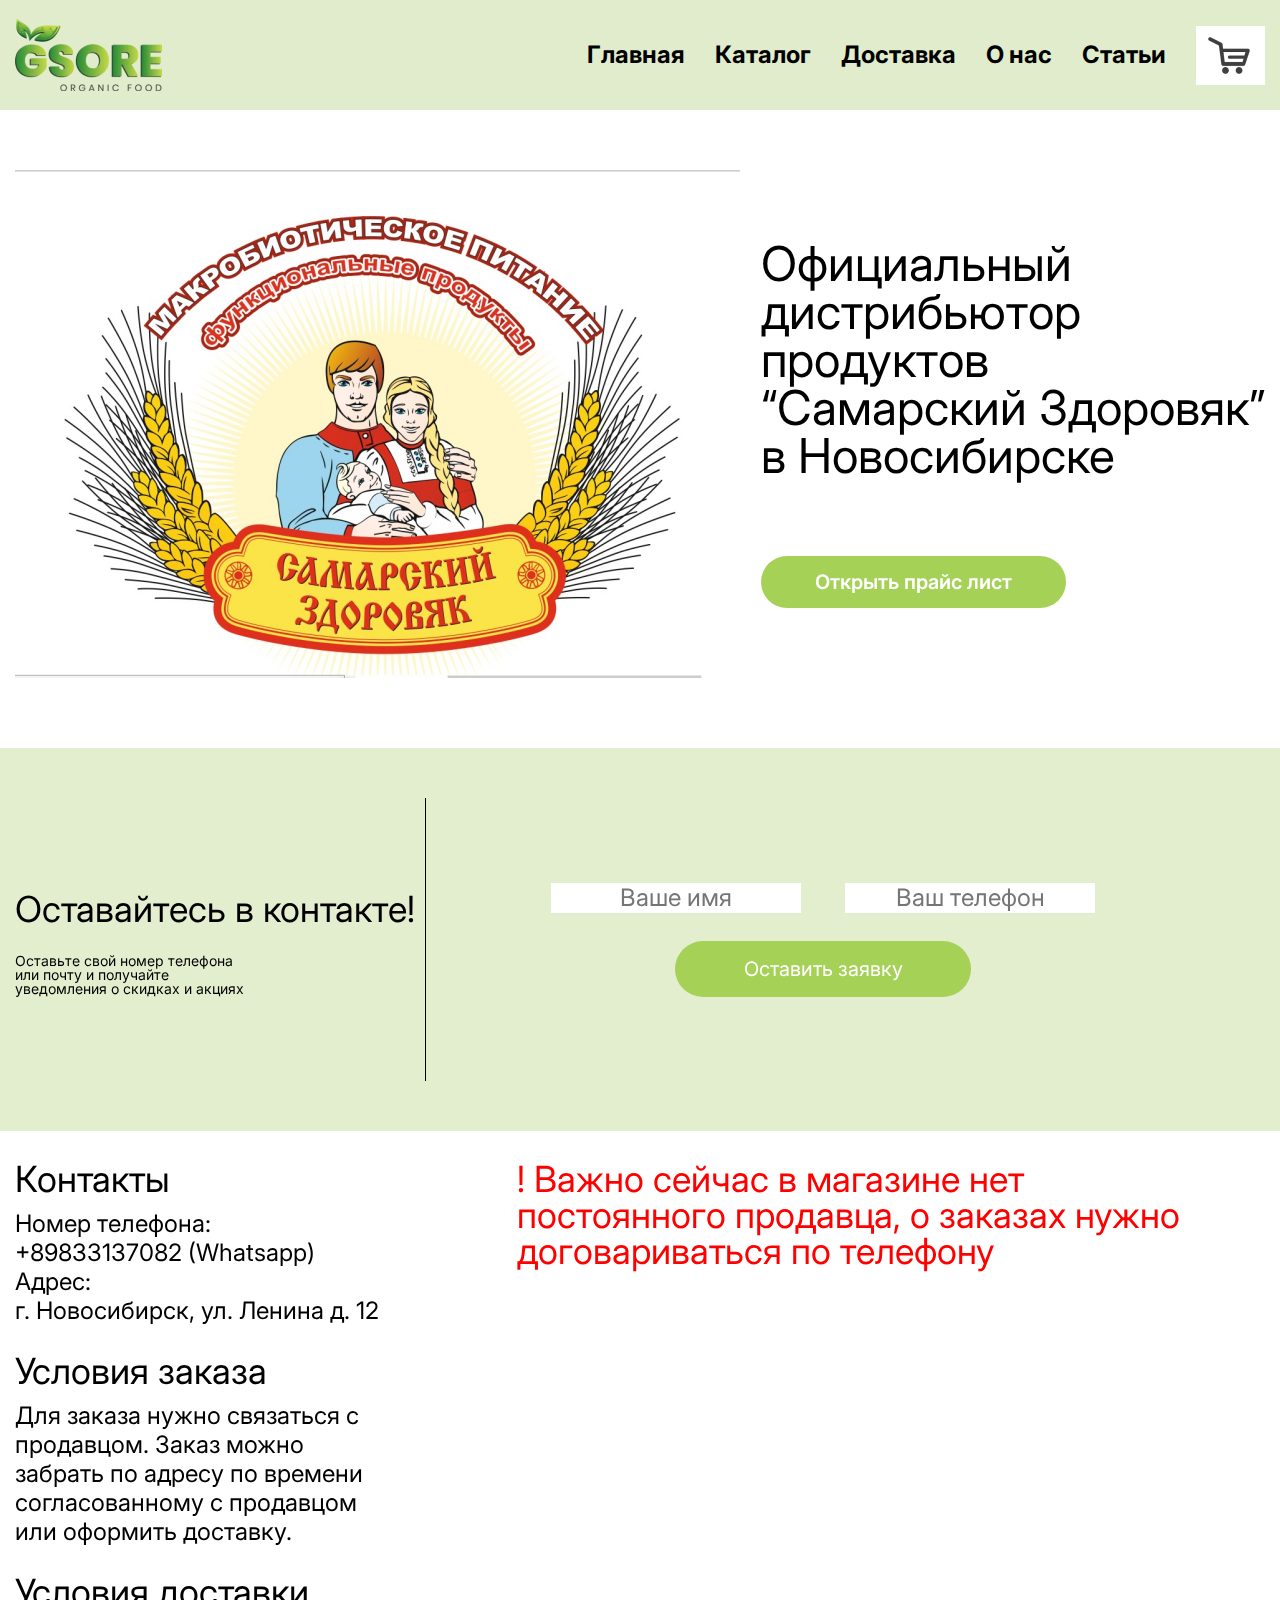
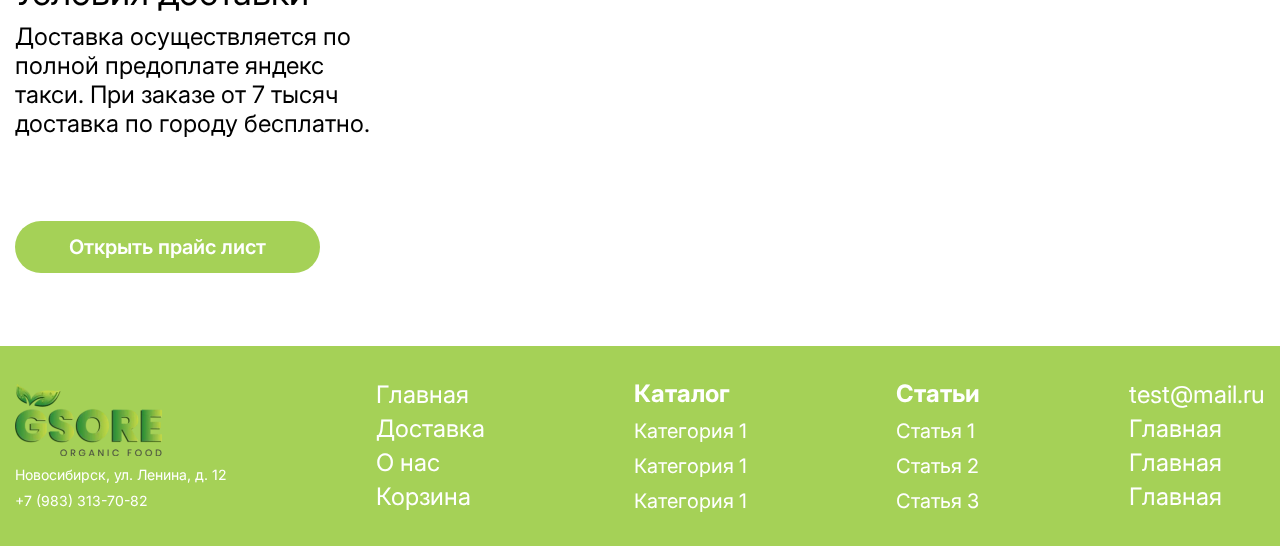
<file: src/landing.html>
<!doctype html>
<html lang="en">
<head>
    <meta charset="UTF-8">
    <meta name="viewport"
          content="width=device-width, user-scalable=no, initial-scale=1.0, maximum-scale=1.0, minimum-scale=1.0">
    <meta http-equiv="X-UA-Compatible" content="ie=edge">
    <title>Новости</title>
    <link rel="stylesheet" href="css/reset.css">
    <link rel="stylesheet" href="css/style.css">
</head>
<body>
<nav id="menu">
    <div class="nav1">
        <a href="index.html" class="nav-text">Главная</a>
        <a href="catalog.html" class="nav-text">Каталог</a>
        <a href="#" class="nav-text">Доставка</a>
        <a href="#" class="nav-text">О нас</a>
        <a href="news.html" class="nav-text">Статьи</a>
    </div>
</nav>
<header class="comp_header">
    <div class="container mr_flex">
        <div class="logo"><img id="logo" src="img/logo.png" alt="Oops">
        </div>
        <div class="nav">
            <a href="index.html" class="nav-text">Главная</a>
            <a href="catalog.html" class="nav-text">Каталог</a>
            <a href="#" class="nav-text">Доставка</a>
            <a href="#" class="nav-text">О нас</a>
            <a href="news.html" class="nav-text">Статьи</a>
            <a  href="cart.html" class="nav-cart"><img src="img/cart.png"  class="nav-cart" alt="Oops im sorry">
            </a>
        </div>
    </div>
</header>
<main id="panel">
    <header class="mobile_header">
        <div class="container mob_burger">
            <div class="mob_logo"><svg width="82" height="40" viewBox="0 0 82 40" fill="none" xmlns="http://www.w3.org/2000/svg" xmlns:xlink="http://www.w3.org/1999/xlink">
                <rect width="82" height="40" fill="url(#pattern0)"/>
                <defs>
                    <pattern id="pattern0" patternContentUnits="objectBoundingBox" width="1" height="1">
                        <use xlink:href="#image0_84_3" transform="translate(0 -0.00735786) scale(0.00334448 0.00685619)"/>
                    </pattern>
                    <image id="image0_84_3" width="299" height="148" xlink:href="[data-uri]"/>
                </defs>
            </svg>
            </div>
            <div class="together">
                <a  href="cart.html" class="nav-cart1"><img src="img/cart.png"  class="nav-cart1" alt="Oops im sorry"></a>
                <button class="toggle-button burger">
                    <svg  width="33" height="4" viewBox="0 0 33 4" fill="none" xmlns="http://www.w3.org/2000/svg">
                        <rect y="0.461548" width="33" height="3.07692" fill="white"/>
                    </svg>
                    <div class="invisible"></div>
                    <svg  width="33" height="4" viewBox="0 0 33 4" fill="none" xmlns="http://www.w3.org/2000/svg">
                        <rect y="0.461548" width="33" height="3.07692" fill="white"/>
                    </svg>
                    <div class="invisible"></div>
                    <svg  width="33" height="4" viewBox="0 0 33 4" fill="none" xmlns="http://www.w3.org/2000/svg">
                        <rect y="0.461548" width="33" height="3.07692" fill="white"/>
                    </svg>
                </button>
            </div>
        </div>
    </header>
    <section class="distribute">
        <div class="container distribute_flex">
            <div class="distribute_img">
                <img class="distribute_img" src="img/samara.png" alt="Oops im gay">
            </div>
            <div class="distribute_title_container">
                <h2 class="dist_title">Официальный <br>
                    дистрибьютор <br>
                    продуктов <br>
                    “Самарский Здоровяк” <br>
                    в Новосибирске</h2>
                <div class="squeeze"></div>
                <button class="dist_button">Открыть прайс лист</button>

            </div>
        </div>
    </section>
    <section class="contacts">
        <div class="container contacts_flex">
            <div class="contact_title_container">
                <h2 class="stay">Оставайтесь в контакте!</h2>
                <p class="description">Оставьте свой номер телефона<br>
                    или почту и получайте<br>
                    уведомления о скидках и акциях</p>
            </div>
            <div class="forms">
                <div class="name_tel">
                    <input class="form_height form_text" type="text" placeholder="Ваше имя">
                    <div class="svan"></div>
                    <input class="form_height form_text" type="tel" placeholder="Ваш телефон">
                </div>
                <br><br>
                <div class="submit_application">
                    <input class="submit_application_" type="submit" value="Оставить заявку">
                </div>
            </div>
        </div>
    </section>
    <section class="all_inf">
        <div class="container all_inf_flex">
            <div class="left-block">
                <div class="crisper">
                    <h2 class="caption">Контакты</h2>
                    <p class="empty_words">Номер телефона:</p>
                    <p class="empty_words">+89833137082 (Whatsapp)</p>
                    <p class="empty_words">Адрес:</p>
                    <p class="empty_words">г. Новосибирск, ул. Ленина д. 12</p>

                </div>
                <div class="crisper">
                    <h2 class="caption">Условия заказа</h2>
                    <p class="empty_words">Для заказа нужно связаться с</p>
                    <p class="empty_words">продавцом. Заказ можно</p>
                    <p class="empty_words">забрать по адресу по времени</p>
                    <p class="empty_words">согласованному с продавцом</p>
                    <p class="empty_words">или оформить доставку.</p>

                </div>
                <div class="crisper">
                    <h2 class="caption">Условия доставки</h2>
                    <p class="empty_words">Доставка осуществляется по</p>
                    <p class="empty_words">полной предоплате яндекс</p>
                    <p class="empty_words">такси. При заказе от 7 тысяч</p>
                    <p class="empty_words">доставка по городу бесплатно.</p>
                </div>
                <button class="dist_button">Открыть прайс лист</button>
            </div>
            <div class="right-block">
                <h2 class="important_inf">! Важно сейчас в магазине нет</h2>
                <h2 class="important_inf">постоянного продавца, о заказах нужно</h2>
                <h2 class="important_inf">договариваться по телефону</h2>
                <iframe class="destination" src="https://www.google.com/maps/embed?pb=!1m18!1m12!1m3!1d2286.7761923405465!2d82.91208711587235!3d55.02961458036605!2m3!1f0!2f0!3f0!3m2!1i1024!2i768!4f13.1!3m3!1m2!1s0x42dfe5d268db6421%3A0x9bb18c2647720a0f!2z0YPQuy4g0JvQtdC90LjQvdCwLCAxMiwg0J3QvtCy0L7RgdC40LHQuNGA0YHQuiwg0J3QvtCy0L7RgdC40LHQuNGA0YHQutCw0Y8g0L7QsdC7LiwgNjMwMDk5!5e0!3m2!1sru!2sru!4v1660564438330!5m2!1sru!2sru" width="600" height="450" style="border:0;" allowfullscreen="" loading="lazy" referrerpolicy="no-referrer-when-downgrade">
                </iframe>
            </div>
        </div>
    </section>
    <section class="all_inf_mobile">
        <div class="container ">
            <div class="left-block">
                <div class="crisper">
                    <h2 class="caption">Контакты</h2>
                    <div class="squeeze"></div>
                    <p class="empty_words">Номер телефона:</p>
                    <p class="empty_words">+89833137082 </p>
                    <p class="empty_words">(Whatsapp)</p>
                    <p class="empty_words">Адрес:</p>
                    <p class="empty_words">г. Новосибирск, ул. </p>
                    <p class="empty_words">Ленина д. 12</p>
                </div>
                <div class="crisper">
                    <h2 class="caption">Условия заказа</h2>
                    <div class="squeeze"></div>
                    <p class="empty_words">Для заказа нужно </p>
                    <p class="empty_words">связаться с продавцом. </p>
                    <p class="empty_words">Заказ можно забрать по </p>
                    <p class="empty_words">адресу по времени </p>
                    <p class="empty_words">согласованному с  </p>
                    <p class="empty_words">продавцом или оформить</p>
                    <p class="empty_words">доставку.</p>
                </div>

            </div>
            <div class="squeeze"></div>
            <div class="right-block">
                <h2 class="important_inf">! Важно сейчас в магазине нет постоянного продавца,</h2>
                <h2 class="important_inf"> о заказах нужно договариваться по телефону</h2>
                <div class="squeeze"></div>
                <div class="mobile_block">
                    <div class="xylomarin">
                        <div class="crisper" id="reglament">
                            <h2 class="caption">Условия доставки</h2>
                            <div class="squeeze"></div>
                            <p class="empty_words">Доставка осуществляется по</p>
                            <p class="empty_words">полной предоплате яндекс</p>
                            <p class="empty_words">такси. При заказе от 7 тысяч</p>
                            <p class="empty_words">доставка по городу бесплатно.</p>
                        </div>
                        <div class="squeeze"></div>
                        <div class="squeeze"></div>
                        <div class="squeeze"></div>
                        <button class="dist_button">Открыть прайс лист</button>
                    </div>

                <iframe class="destination" src="https://www.google.com/maps/embed?pb=!1m18!1m12!1m3!1d2286.7761923405465!2d82.91208711587235!3d55.02961458036605!2m3!1f0!2f0!3f0!3m2!1i1024!2i768!4f13.1!3m3!1m2!1s0x42dfe5d268db6421%3A0x9bb18c2647720a0f!2z0YPQuy4g0JvQtdC90LjQvdCwLCAxMiwg0J3QvtCy0L7RgdC40LHQuNGA0YHQuiwg0J3QvtCy0L7RgdC40LHQuNGA0YHQutCw0Y8g0L7QsdC7LiwgNjMwMDk5!5e0!3m2!1sru!2sru!4v1660564438330!5m2!1sru!2sru" width="600" height="450" style="border:0;" allowfullscreen="" loading="lazy" referrerpolicy="no-referrer-when-downgrade">
                </iframe>

                </div>
            </div>
        </div>
    </section>
    <footer class="comp_footer">
        <div class="container footer_flex">
            <div class="footer_logo">
                <img id="logo1" src="img/logo.png" alt="Oops">
                <p class="footer_address footer_text">Новосибирск, ул. Ленина, д. 12</p>
                <p class="footer_tel footer_text">+7 (983) 313-70-82</p>

            </div>
            <div class="footer_nav">
                <a href="#" class="href_text">Главная</a>
                <a href="#" class="href_text lol">Доставка</a>
                <a href="#" class="href_text lol">О нас</a>
                <a href="#" class="href_text lol">Корзина</a>
            </div>
            <div class="footer_catalog">
                <a href="#" class="footer_title">Каталог</a>
                <a href="#" class="footer_category">Категория 1</a>
                <a href="#" class="footer_category">Категория 1</a>
                <a href="#" class="footer_category">Категория 1</a>
            </div>
            <div class="footer_articles">
                <a href="#" class="footer_title">Статьи</a>
                <a href="#" class="footer_articlesS">Статья 1</a>
                <a href="#" class="footer_articlesS">Статья 2</a>
                <a href="#" class="footer_articlesS">Статья 3</a>
            </div>
            <div class="footer_mail">
                <a href="#" class="href_text">test@mail.ru</a>
                <a href="#" class="href_text lol">Главная</a>
                <a href="#" class="href_text lol">Главная</a>
                <a href="#" class="href_text lol">Главная</a>
            </div>
        </div>
    </footer>
    <footer class="mobile_footer">
        <div class="container footer_flex">
            <div class="footer_logo">
                <img class="mob_logo" src="img/logo.png" alt="Oops">
                <p class="footer_address footer_textM">Новосибирск, ул. Ленина, д. 12</p>
                <p class="footer_tel footer_textM">+7 (983) 313-70-82</p>
                <p class="footer_textM">@fabulousdze</p>
            </div>
            <div class="footer_nav">
                <a href="#" class="href_textM lolM">Главная</a>
                <a href="#" class="href_textM lolM">Доставка</a>
                <a href="#" class="href_textM lolM">О нас</a>
                <a href="#" class="href_textM lolM">Корзина</a>
            </div>
            <div class="footer_catalog">
                <a href="#" class="footer_titleM">Каталог</a>
                <a href="#" class="footer_categoryM">Категория 1</a>
                <a href="#" class="footer_categoryM">Категория 1</a>
                <a href="#" class="footer_categoryM">Категория 1</a>
                <a href="#" class="footer_categoryM">Категория 1</a>
                <a href="#" class="footer_categoryM">Категория 1</a>
            </div>
            <div class="footer_articles">
                <a href="#" class="footer_titleM">Статьи</a>
                <a href="#" class="footer_articlesSM">Статья 1</a>
                <a href="#" class="footer_articlesSM">Статья 2</a>
                <a href="#" class="footer_articlesSM">Статья 3</a>
                <a href="#" class="footer_articlesSM">Статья 3</a>
                <a href="#" class="footer_articlesSM">Статья 3</a>
            </div>

        </div>
    </footer>
</main>
<script src="js/slideout.min.js"></script>
<script>
    var slideout = new Slideout({
        'panel': document.getElementById('panel'),
        'menu': document.getElementById('menu'),
        'padding': 256,
        'tolerance': 70,
        'side': 'right',
    });

    // Toggle button
    document.querySelector('.toggle-button').addEventListener('click', function() {
        slideout.toggle();
    });
</script>
</body>
</html>
</file>
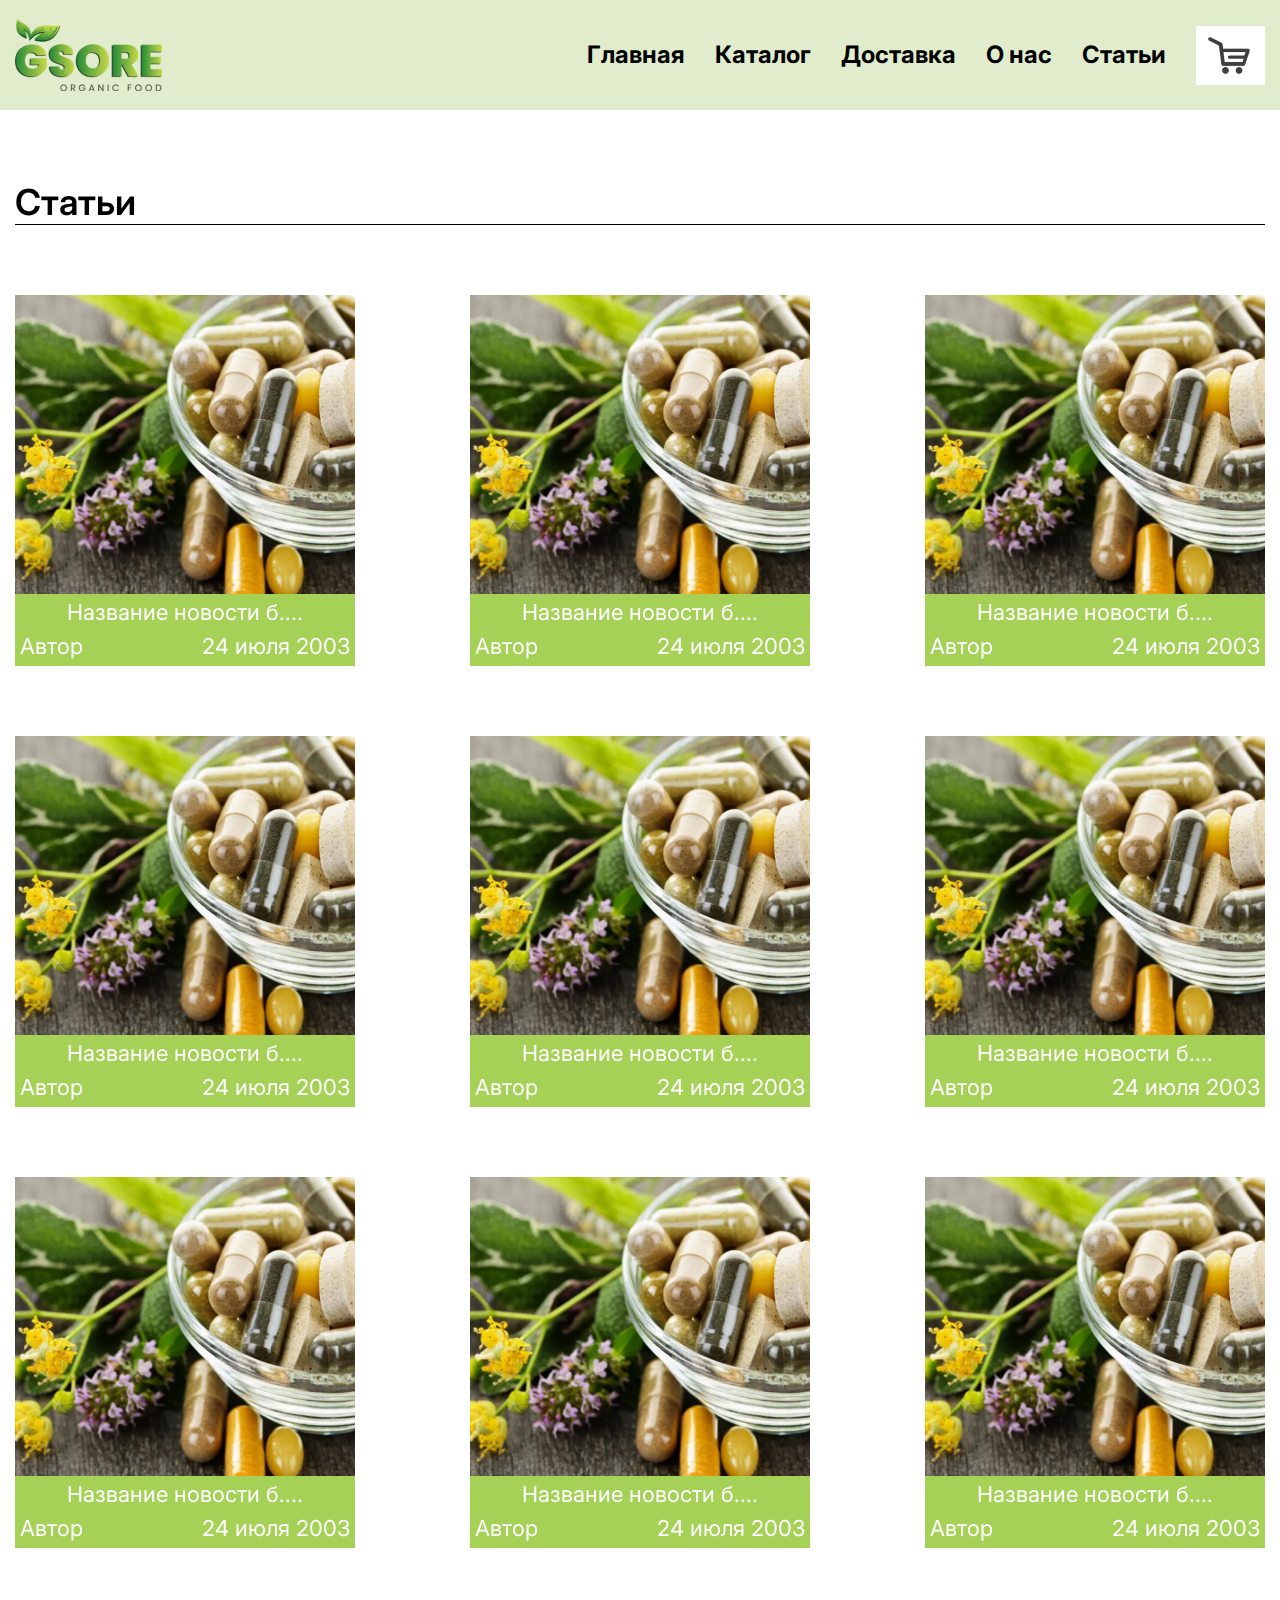
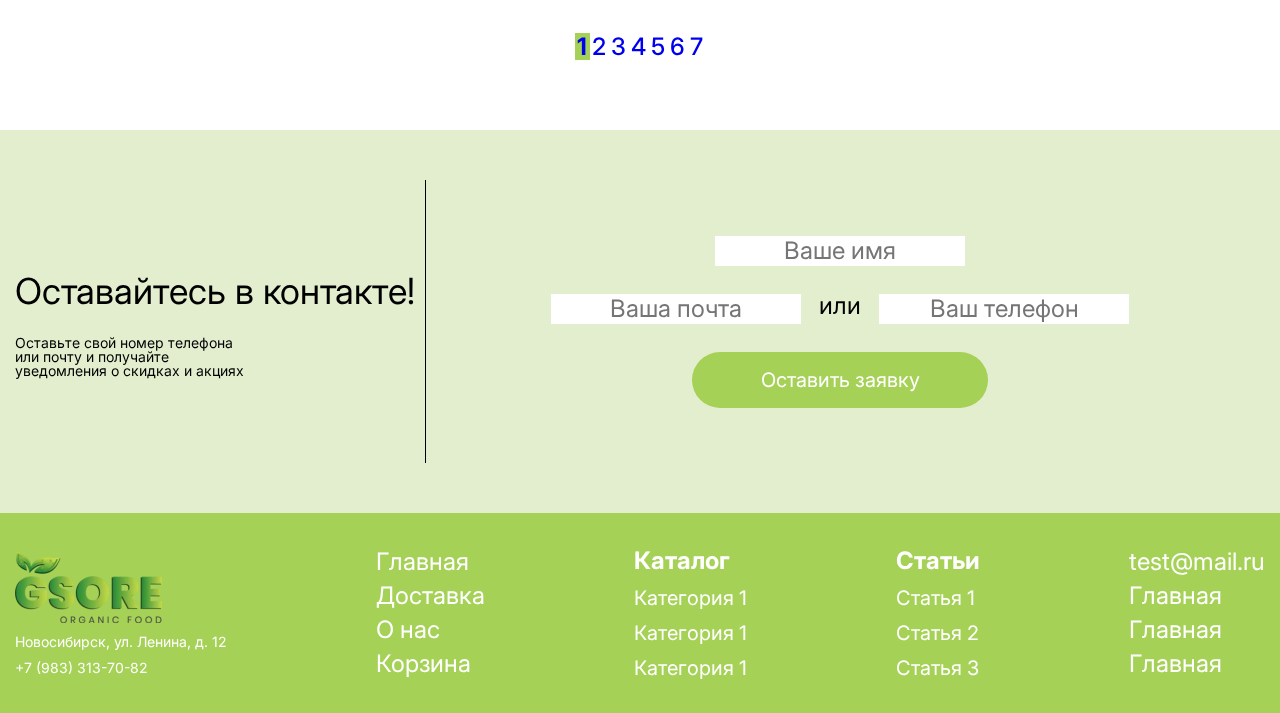
<file: src/news.html>
<!doctype html>
<html lang="en">
<head>
    <meta charset="UTF-8">
    <meta name="viewport"
          content="width=device-width, user-scalable=no, initial-scale=1.0, maximum-scale=1.0, minimum-scale=1.0">
    <meta http-equiv="X-UA-Compatible" content="ie=edge">
    <title>Новости</title>
    <link rel="stylesheet" href="css/reset.css">
    <link rel="stylesheet" href="css/style.css">
</head>
<body>
<nav id="menu">
    <div class="nav1">
        <a href="index.html" class="nav-text">Главная</a>
        <a href="catalog.html" class="nav-text">Каталог</a>
        <a href="#" class="nav-text">Доставка</a>
        <a href="#" class="nav-text">О нас</a>
        <a href="news.html" class="nav-text">Статьи</a>
    </div>
</nav>
<header class="comp_header">
    <div class="container mr_flex">
        <div class="logo"><img id="logo" src="img/logo.png" alt="Oops">
        </div>
        <div class="nav">
            <a href="index.html" class="nav-text">Главная</a>
            <a href="catalog.html" class="nav-text">Каталог</a>
            <a href="#" class="nav-text">Доставка</a>
            <a href="#" class="nav-text">О нас</a>
            <a href="news.html" class="nav-text">Статьи</a>
            <a  href="cart.html" class="nav-cart"><img src="img/cart.png"  class="nav-cart" alt="Oops im sorry">
            </a>
        </div>
    </div>
</header>
<main id="panel">
    <header class="mobile_header">
        <div class="container mob_burger">
            <div class="mob_logo"><svg width="82" height="40" viewBox="0 0 82 40" fill="none" xmlns="http://www.w3.org/2000/svg" xmlns:xlink="http://www.w3.org/1999/xlink">
                <rect width="82" height="40" fill="url(#pattern0)"/>
                <defs>
                    <pattern id="pattern0" patternContentUnits="objectBoundingBox" width="1" height="1">
                        <use xlink:href="#image0_84_3" transform="translate(0 -0.00735786) scale(0.00334448 0.00685619)"/>
                    </pattern>
                    <image id="image0_84_3" width="299" height="148" xlink:href="[data-uri]"/>
                </defs>
            </svg>
            </div>
            <div class="together">
                <a  href="cart.html" class="nav-cart1"><img src="img/cart.png"  class="nav-cart1" alt="Oops im sorry"></a>
                <button class="toggle-button burger">
                    <svg  width="33" height="4" viewBox="0 0 33 4" fill="none" xmlns="http://www.w3.org/2000/svg">
                        <rect y="0.461548" width="33" height="3.07692" fill="white"/>
                    </svg>
                    <div class="invisible"></div>
                    <svg  width="33" height="4" viewBox="0 0 33 4" fill="none" xmlns="http://www.w3.org/2000/svg">
                        <rect y="0.461548" width="33" height="3.07692" fill="white"/>
                    </svg>
                    <div class="invisible"></div>
                    <svg  width="33" height="4" viewBox="0 0 33 4" fill="none" xmlns="http://www.w3.org/2000/svg">
                        <rect y="0.461548" width="33" height="3.07692" fill="white"/>
                    </svg>
                </button>
            </div>
        </div>
    </header>
    <section class="news">
        <div class="container">
            <div class="news_title_container">
                <h2 class="news_title">Статьи</h2>
                <hr class="news_hr">
            </div>
            <div class="articles_list">
                <article>
                    <div class="arcticle_pic">
                        <img class="arcticle_pic" src="img/health.png" alt="Oops im sorry!!!">
                    </div>
                    <div class="article_title_container">
                        <p class="name white-big">Название новости б....</p>
                        <div class="article_inf_container">
                            <p class="author white-big">Автор</p>
                            <p class="date white-big">24 июля 2003</p>
                        </div>
                    </div>
                </article>
                <article>
                    <div class="arcticle_pic">
                        <img class="arcticle_pic" src="img/health.png" alt="Oops im sorry!!!">
                    </div>
                    <div class="article_title_container">
                        <p class="name white-big">Название новости б....</p>
                        <div class="article_inf_container">
                            <p class="author white-big">Автор</p>
                            <p class="date white-big">24 июля 2003</p>
                        </div>
                    </div>
                </article>
                <article>
                    <div class="arcticle_pic">
                        <img class="arcticle_pic" src="img/health.png" alt="Oops im sorry!!!">
                    </div>
                    <div class="article_title_container">
                        <p class="name white-big">Название новости б....</p>
                        <div class="article_inf_container">
                            <p class="author white-big">Автор</p>
                            <p class="date white-big">24 июля 2003</p>
                        </div>
                    </div>
                </article>
                <article>
                    <div class="arcticle_pic">
                        <img class="arcticle_pic" src="img/health.png" alt="Oops im sorry!!!">
                    </div>
                    <div class="article_title_container">
                        <p class="name white-big">Название новости б....</p>
                        <div class="article_inf_container">
                            <p class="author white-big">Автор</p>
                            <p class="date white-big">24 июля 2003</p>
                        </div>
                    </div>
                </article>
                <article>
                    <div class="arcticle_pic">
                        <img class="arcticle_pic" src="img/health.png" alt="Oops im sorry!!!">
                    </div>
                    <div class="article_title_container">
                        <p class="name white-big">Название новости б....</p>
                        <div class="article_inf_container">
                            <p class="author white-big">Автор</p>
                            <p class="date white-big">24 июля 2003</p>
                        </div>
                    </div>
                </article>
                <article>
                    <div class="arcticle_pic">
                        <img class="arcticle_pic" src="img/health.png" alt="Oops im sorry!!!">
                    </div>
                    <div class="article_title_container">
                        <p class="name white-big">Название новости б....</p>
                        <div class="article_inf_container">
                            <p class="author white-big">Автор</p>
                            <p class="date white-big">24 июля 2003</p>
                        </div>
                    </div>
                </article>
                <article>
                    <div class="arcticle_pic">
                        <img class="arcticle_pic" src="img/health.png" alt="Oops im sorry!!!">
                    </div>
                    <div class="article_title_container">
                        <p class="name white-big">Название новости б....</p>
                        <div class="article_inf_container">
                            <p class="author white-big">Автор</p>
                            <p class="date white-big">24 июля 2003</p>
                        </div>
                    </div>
                </article>
                <article>
                    <div class="arcticle_pic">
                        <img class="arcticle_pic" src="img/health.png" alt="Oops im sorry!!!">
                    </div>
                    <div class="article_title_container">
                        <p class="name white-big">Название новости б....</p>
                        <div class="article_inf_container">
                            <p class="author white-big">Автор</p>
                            <p class="date white-big">24 июля 2003</p>
                        </div>
                    </div>
                </article>
                <article>
                    <div class="arcticle_pic">
                        <img class="arcticle_pic" src="img/health.png" alt="Oops im sorry!!!">
                    </div>
                    <div class="article_title_container">
                        <p class="name white-big">Название новости б....</p>
                        <div class="article_inf_container">
                            <p class="author white-big">Автор</p>
                            <p class="date white-big">24 июля 2003</p>
                        </div>
                    </div>
                </article>
            </div>
            <div class="num_pages ptb-50">
                <a href="#" class="page active">1</a>
                <a href="#" class="page">2</a>
                <a href="#" class="page">3</a>
                <a href="#" class="page">4</a>
                <a href="#" class="page">5</a>
                <a href="#" class="page">6</a>
                <a href="#" class="page">7</a>
            </div>
        </div>
    </section>
    <section class="contacts">
        <div class="container contacts_flex">
            <div class="contact_title_container">
                <h2 class="stay">Оставайтесь в контакте!</h2>
                <p class="description">Оставьте свой номер телефона<br>
                    или почту и получайте<br>
                    уведомления о скидках и акциях</p>
            </div>
            <div class="forms">
                <div class="form_name">
                    <input class="form_height form_text" type="text" placeholder="Ваше имя">
                </div>
                <br><br>
                <div class="email_tel">
                    <input class="form_height form_text" type="email" placeholder="Ваша почта">
                    <p class="or form_text">или</p>
                    <input class="form_height form_text" type="tel" placeholder="Ваш телефон">
                </div>
                <br><br>
                <div class="submit_application">
                    <input class="submit_application_" type="submit" value="Оставить заявку">
                </div>
            </div>
        </div>
    </section>
    <footer class="comp_footer">
        <div class="container footer_flex">
            <div class="footer_logo">
                <img id="logo1" src="img/logo.png" alt="Oops">
                <p class="footer_address footer_text">Новосибирск, ул. Ленина, д. 12</p>
                <p class="footer_tel footer_text">+7 (983) 313-70-82</p>

            </div>
            <div class="footer_nav">
                <a href="#" class="href_text">Главная</a>
                <a href="#" class="href_text lol">Доставка</a>
                <a href="#" class="href_text lol">О нас</a>
                <a href="#" class="href_text lol">Корзина</a>
            </div>
            <div class="footer_catalog">
                <a href="#" class="footer_title">Каталог</a>
                <a href="#" class="footer_category">Категория 1</a>
                <a href="#" class="footer_category">Категория 1</a>
                <a href="#" class="footer_category">Категория 1</a>
            </div>
            <div class="footer_articles">
                <a href="#" class="footer_title">Статьи</a>
                <a href="#" class="footer_articlesS">Статья 1</a>
                <a href="#" class="footer_articlesS">Статья 2</a>
                <a href="#" class="footer_articlesS">Статья 3</a>
            </div>
            <div class="footer_mail">
                <a href="#" class="href_text">test@mail.ru</a>
                <a href="#" class="href_text lol">Главная</a>
                <a href="#" class="href_text lol">Главная</a>
                <a href="#" class="href_text lol">Главная</a>
            </div>
        </div>
    </footer>
    <footer class="mobile_footer">
        <div class="container footer_flex">
            <div class="footer_logo">
                <img class="mob_logo" src="img/logo.png" alt="Oops">
                <p class="footer_address footer_textM">Новосибирск, ул. Ленина, д. 12</p>
                <p class="footer_tel footer_textM">+7 (983) 313-70-82</p>
                <p class="footer_textM">@fabulousdze</p>
            </div>
            <div class="footer_nav">
                <a href="#" class="href_textM lolM">Главная</a>
                <a href="#" class="href_textM lolM">Доставка</a>
                <a href="#" class="href_textM lolM">О нас</a>
                <a href="#" class="href_textM lolM">Корзина</a>
            </div>
            <div class="footer_catalog">
                <a href="#" class="footer_titleM">Каталог</a>
                <a href="#" class="footer_categoryM">Категория 1</a>
                <a href="#" class="footer_categoryM">Категория 1</a>
                <a href="#" class="footer_categoryM">Категория 1</a>
                <a href="#" class="footer_categoryM">Категория 1</a>
                <a href="#" class="footer_categoryM">Категория 1</a>
            </div>
            <div class="footer_articles">
                <a href="#" class="footer_titleM">Статьи</a>
                <a href="#" class="footer_articlesSM">Статья 1</a>
                <a href="#" class="footer_articlesSM">Статья 2</a>
                <a href="#" class="footer_articlesSM">Статья 3</a>
                <a href="#" class="footer_articlesSM">Статья 3</a>
                <a href="#" class="footer_articlesSM">Статья 3</a>
            </div>

        </div>
    </footer>
</main>
<script src="js/slideout.min.js"></script>
<script>
    var slideout = new Slideout({
        'panel': document.getElementById('panel'),
        'menu': document.getElementById('menu'),
        'padding': 256,
        'tolerance': 70,
        'side': 'right',
    });

    // Toggle button
    document.querySelector('.toggle-button').addEventListener('click', function() {
        slideout.toggle();
    });
</script>
</body>
</html>
</file>
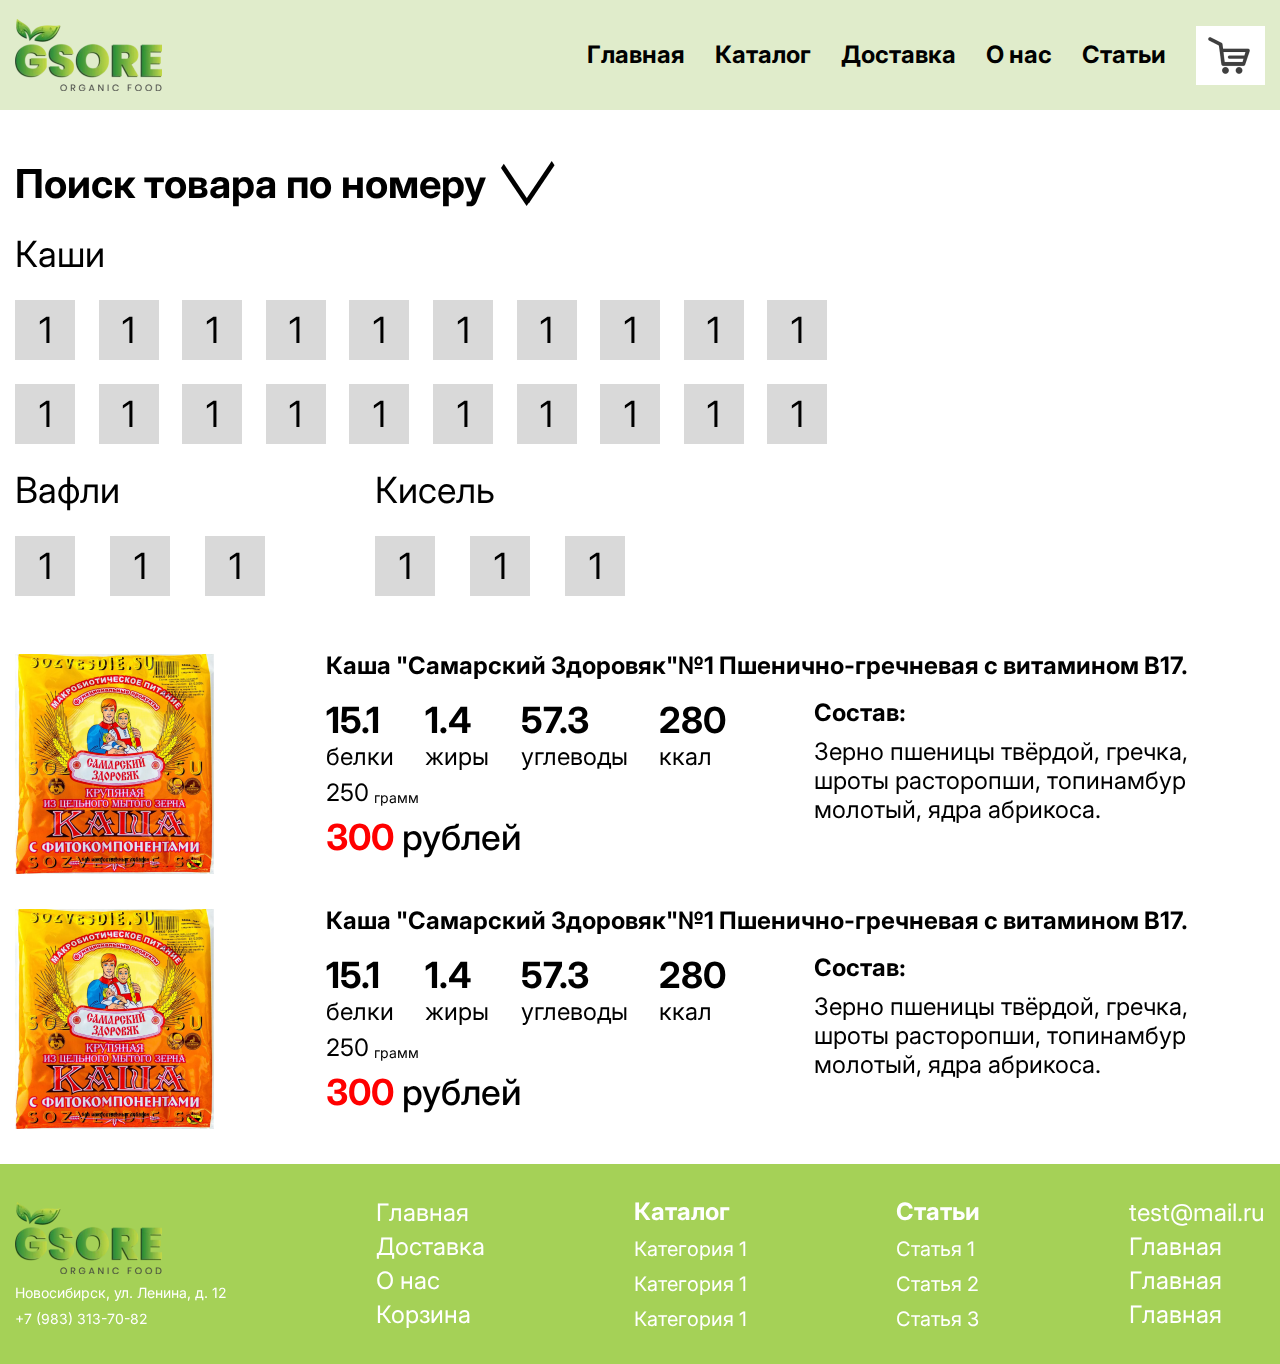
<file: src/searching.html>
<!doctype html>
<html lang="en">
<head>
    <meta charset="UTF-8">
    <meta name="viewport"
          content="width=device-width, user-scalable=no, initial-scale=1.0, maximum-scale=1.0, minimum-scale=1.0">
    <meta http-equiv="X-UA-Compatible" content="ie=edge">
    <title>Поиск товара</title>
    <link rel="stylesheet" href="css/reset.css">
    <link rel="stylesheet" href="css/style.css">
</head>
<body>
<nav id="menu">
    <div class="nav1">
        <a href="index.html" class="nav-text">Главная</a>
        <a href="catalog.html" class="nav-text">Каталог</a>
        <a href="#" class="nav-text">Доставка</a>
        <a href="#" class="nav-text">О нас</a>
        <a href="news.html" class="nav-text">Статьи</a>
    </div>
</nav>
<header class="comp_header">
    <div class="container mr_flex">
        <div class="logo"><img id="logo" src="img/logo.png" alt="Oops">
        </div>
        <div class="nav">
            <a href="index.html" class="nav-text">Главная</a>
            <a href="catalog.html" class="nav-text">Каталог</a>
            <a href="#" class="nav-text">Доставка</a>
            <a href="#" class="nav-text">О нас</a>
            <a href="news.html" class="nav-text">Статьи</a>
            <a  href="cart.html" class="nav-cart"><img src="img/cart.png"  class="nav-cart" alt="Oops im sorry">
            </a>
        </div>
    </div>
</header>
<main id="panel">
    <header class="mobile_header">
        <div class="container mob_burger">
            <div class="mob_logo"><svg width="82" height="40" viewBox="0 0 82 40" fill="none" xmlns="http://www.w3.org/2000/svg" xmlns:xlink="http://www.w3.org/1999/xlink">
                <rect width="82" height="40" fill="url(#pattern0)"/>
                <defs>
                    <pattern id="pattern0" patternContentUnits="objectBoundingBox" width="1" height="1">
                        <use xlink:href="#image0_84_3" transform="translate(0 -0.00735786) scale(0.00334448 0.00685619)"/>
                    </pattern>
                    <image id="image0_84_3" width="299" height="148" xlink:href="[data-uri]"/>
                </defs>
            </svg>
            </div>
            <div class="together">
                <a  href="cart.html" class="nav-cart1"><img src="img/cart.png"  class="nav-cart1" alt="Oops im sorry"></a>
                <button class="toggle-button burger">
                    <svg  width="33" height="4" viewBox="0 0 33 4" fill="none" xmlns="http://www.w3.org/2000/svg">
                        <rect y="0.461548" width="33" height="3.07692" fill="white"/>
                    </svg>
                    <div class="invisible"></div>
                    <svg  width="33" height="4" viewBox="0 0 33 4" fill="none" xmlns="http://www.w3.org/2000/svg">
                        <rect y="0.461548" width="33" height="3.07692" fill="white"/>
                    </svg>
                    <div class="invisible"></div>
                    <svg  width="33" height="4" viewBox="0 0 33 4" fill="none" xmlns="http://www.w3.org/2000/svg">
                        <rect y="0.461548" width="33" height="3.07692" fill="white"/>
                    </svg>
                </button>
            </div>
        </div>
    </header>
    <section class="search">
        <div class="container">
            <div class="search_title">
                <h1 class="search_title_text">Поиск товара по номеру</h1>
                <svg  class="check-mark" width="54" height="46" viewBox="0 0 54 46" fill="none" xmlns="http://www.w3.org/2000/svg">
                    <line y1="-2.5" x2="45.9116" y2="-2.5" transform="matrix(0.557964 0.829865 -0.557964 0.829865 0 7)" stroke="black" stroke-width="5"/>
                    <line y1="-2.5" x2="45.9116" y2="-2.5" transform="matrix(-0.557964 0.829865 -0.557964 -0.829865 50.7461 0)" stroke="black" stroke-width="5"/>
                </svg>
            </div>
            <p class="search_title_small">Каши</p>
            <div class="cell-block">
                <div class="cell-list">
                    <div class="cell">
                        <p class="cell-number">1</p>
                    </div>
                    <div class="cell">
                        <p class="cell-number">1</p>
                    </div>
                    <div class="cell">
                        <p class="cell-number">1</p>
                    </div>
                    <div class="cell">
                        <p class="cell-number">1</p>
                    </div>
                    <div class="cell">
                        <p class="cell-number">1</p>
                    </div>
                    <div class="cell">
                        <p class="cell-number">1</p>
                    </div>
                    <div class="cell">
                        <p class="cell-number">1</p>
                    </div>
                    <div class="cell">
                        <p class="cell-number">1</p>
                    </div>
                    <div class="cell">
                        <p class="cell-number">1</p>
                    </div>
                    <div class="cell">
                        <p class="cell-number">1</p>
                    </div>
                </div>
                <div class="cell-list">
                    <div class="cell">
                        <p class="cell-number">1</p>
                    </div>
                    <div class="cell">
                        <p class="cell-number">1</p>
                    </div>
                    <div class="cell">
                        <p class="cell-number">1</p>
                    </div>
                    <div class="cell">
                        <p class="cell-number">1</p>
                    </div>
                    <div class="cell">
                        <p class="cell-number">1</p>
                    </div>
                    <div class="cell">
                        <p class="cell-number">1</p>
                    </div>
                    <div class="cell">
                        <p class="cell-number">1</p>
                    </div>
                    <div class="cell">
                        <p class="cell-number">1</p>
                    </div>
                    <div class="cell">
                        <p class="cell-number">1</p>
                    </div>
                    <div class="cell">
                        <p class="cell-number">1</p>
                    </div>
                </div>
            </div>
            <div class="united_search_block">
                <div class="search_block">
                    <p class="search_title_small">Вафли</p>
                    <div class="cell-list1">
                        <div class="cell">
                            <p class="cell-number">1</p>
                        </div>
                        <div class="cell">
                            <p class="cell-number">1</p>
                        </div>
                        <div class="cell">
                            <p class="cell-number">1</p>
                        </div>
                    </div>
                </div>
                <div class="search_block kisel">
                    <p class="search_title_small">Кисель</p>
                    <div class="cell-list1">
                        <div class="cell">
                            <p class="cell-number">1</p>
                        </div>
                        <div class="cell">
                            <p class="cell-number">1</p>
                        </div>
                        <div class="cell">
                            <p class="cell-number">1</p>
                        </div>
                    </div>
                </div>
            </div>
        </div>
    </section>
    <section class="search_items">
        <div class="container">
            <div class="search_item">
                <div class="search_img">
                    <img  class="search_img" src="img/search_img.png" alt="oops!">
                </div>
                <div class="search_inf_container">
                    <div class="search_inf_title">
                        <h3 class="search_inf_title">Каша "Самарский Здоровяк"№1 Пшенично-гречневая с витамином В17.</h3>
                    </div>
                    <div class="search_inf_containerSmall">
                        <div class="numbers">
                            <div class="numbers_row">
                                <div class="numbers_column">
                                    <div class="numbers_count">15.1</div>
                                    <div class="numbers_text">белки</div>
                                </div>
                                <div class="numbers_column">
                                    <div class="numbers_count">1.4</div>
                                    <div class="numbers_text">жиры</div>
                                </div>
                                <div class="numbers_column">
                                    <div class="numbers_count">57.3</div>
                                    <div class="numbers_text">углеводы</div>
                                </div>
                                <div class="numbers_column">
                                    <div class="numbers_count">280</div>
                                    <div class="numbers_text">ккал</div>
                                </div>
                            </div>
                            <div class="grams">
                                <span class="grams_count">250</span>
                                <p class="grams_text">грамм</p>
                            </div>
                            <div class="rubles">
                                <span class="rubles_count">300</span>
                                <p class="rubles_text">рублей</p>
                            </div>
                        </div>
                        <div class="compound">
                            <h3 class="compound_title">Состав:</h3>
                            <p class="compound_text">Зерно пшеницы твёрдой, гречка,</p>
                            <p class="compound_text">шроты расторопши, топинамбур</p>
                            <p class="compound_text">молотый, ядра абрикоса.</p>
                        </div>
                    </div>
                </div>
            </div>
            <div class="search_item">
                <div class="search_img">
                    <img  class="search_img" src="img/search_img.png" alt="oops!">
                </div>
                <div class="search_inf_container">
                    <div class="search_inf_title">
                        <h3 class="search_inf_title">Каша "Самарский Здоровяк"№1 Пшенично-гречневая с витамином В17.</h3>
                    </div>
                    <div class="search_inf_containerSmall">
                        <div class="numbers">
                            <div class="numbers_row">
                                <div class="numbers_column">
                                    <div class="numbers_count">15.1</div>
                                    <div class="numbers_text">белки</div>
                                </div>
                                <div class="numbers_column">
                                    <div class="numbers_count">1.4</div>
                                    <div class="numbers_text">жиры</div>
                                </div>
                                <div class="numbers_column">
                                    <div class="numbers_count">57.3</div>
                                    <div class="numbers_text">углеводы</div>
                                </div>
                                <div class="numbers_column">
                                    <div class="numbers_count">280</div>
                                    <div class="numbers_text">ккал</div>
                                </div>
                            </div>
                            <div class="grams">
                                <span class="grams_count">250</span>
                                <p class="grams_text">грамм</p>
                            </div>
                            <div class="rubles">
                                <span class="rubles_count">300</span>
                                <p class="rubles_text">рублей</p>
                            </div>
                        </div>
                        <div class="compound">
                            <h3 class="compound_title">Состав:</h3>
                            <p class="compound_text">Зерно пшеницы твёрдой, гречка,</p>
                            <p class="compound_text">шроты расторопши, топинамбур</p>
                            <p class="compound_text">молотый, ядра абрикоса.</p>
                        </div>
                    </div>
                </div>
            </div>
        </div>
    </section>
    <footer class="comp_footer">
        <div class="container footer_flex">
            <div class="footer_logo">
                <img id="logo1" src="img/logo.png" alt="Oops">
                <p class="footer_address footer_text">Новосибирск, ул. Ленина, д. 12</p>
                <p class="footer_tel footer_text">+7 (983) 313-70-82</p>

            </div>
            <div class="footer_nav">
                <a href="#" class="href_text">Главная</a>
                <a href="#" class="href_text lol">Доставка</a>
                <a href="#" class="href_text lol">О нас</a>
                <a href="#" class="href_text lol">Корзина</a>
            </div>
            <div class="footer_catalog">
                <a href="#" class="footer_title">Каталог</a>
                <a href="#" class="footer_category">Категория 1</a>
                <a href="#" class="footer_category">Категория 1</a>
                <a href="#" class="footer_category">Категория 1</a>
            </div>
            <div class="footer_articles">
                <a href="#" class="footer_title">Статьи</a>
                <a href="#" class="footer_articlesS">Статья 1</a>
                <a href="#" class="footer_articlesS">Статья 2</a>
                <a href="#" class="footer_articlesS">Статья 3</a>
            </div>
            <div class="footer_mail">
                <a href="#" class="href_text">test@mail.ru</a>
                <a href="#" class="href_text lol">Главная</a>
                <a href="#" class="href_text lol">Главная</a>
                <a href="#" class="href_text lol">Главная</a>
            </div>
        </div>
    </footer>
    <footer class="mobile_footer">
        <div class="container footer_flex">
            <div class="footer_logo">
                <img class="mob_logo" src="img/logo.png" alt="Oops">
                <p class="footer_address footer_textM">Новосибирск, ул. Ленина, д. 12</p>
                <p class="footer_tel footer_textM">+7 (983) 313-70-82</p>
                <p class="footer_textM">@fabulousdze</p>
            </div>
            <div class="footer_nav">
                <a href="#" class="href_textM lolM">Главная</a>
                <a href="#" class="href_textM lolM">Доставка</a>
                <a href="#" class="href_textM lolM">О нас</a>
                <a href="#" class="href_textM lolM">Корзина</a>
            </div>
            <div class="footer_catalog">
                <a href="#" class="footer_titleM">Каталог</a>
                <a href="#" class="footer_categoryM">Категория 1</a>
                <a href="#" class="footer_categoryM">Категория 1</a>
                <a href="#" class="footer_categoryM">Категория 1</a>
                <a href="#" class="footer_categoryM">Категория 1</a>
                <a href="#" class="footer_categoryM">Категория 1</a>
            </div>
            <div class="footer_articles">
                <a href="#" class="footer_titleM">Статьи</a>
                <a href="#" class="footer_articlesSM">Статья 1</a>
                <a href="#" class="footer_articlesSM">Статья 2</a>
                <a href="#" class="footer_articlesSM">Статья 3</a>
                <a href="#" class="footer_articlesSM">Статья 3</a>
                <a href="#" class="footer_articlesSM">Статья 3</a>
            </div>

        </div>
    </footer>
</main>
<script src="js/slideout.min.js"></script>
<script>
    var slideout = new Slideout({
        'panel': document.getElementById('panel'),
        'menu': document.getElementById('menu'),
        'padding': 256,
        'tolerance': 70,
        'side': 'right',
    });

    // Toggle button
    document.querySelector('.toggle-button').addEventListener('click', function() {
        slideout.toggle();
    });
</script>
</body>
</html>
</file>
<file: src/css/style.css>
@import url('https://fonts.googleapis.com/css2?family=Inter:wght@100;400;800&family=Open+Sans:wght@500&family=Quicksand:wght@600&display=swap');
*{
    font-family: "Inter",sans-serif;
    box-sizing: border-box;
}

.container {
    max-width: 1367px;
    padding: 0 15px;
    margin: 0 auto;
}

.comp_header{
    position: fixed;
    z-index: 200;
    height: 110px;
    width: 100%;
    background-color: #E0ECCB;
}

.mobile_header{
    position: fixed;
    z-index: 200;
    height: 62px;
    width: 100%;
    background-color: #E0ECCB;
}

.mob_burger{
    height: 100%;
    display: flex;
    flex-flow: row;
    justify-content: space-between;
}

.slideout-menu {
    position: fixed;
    top: 0;
    bottom: 0;
    width: 256px;
    min-height: 100vh;
    overflow-y: scroll;
    -webkit-overflow-scrolling: touch;
    z-index: 0;
    display: none;
}

.slideout-menu-left {
    left: 0;
}

.slideout-menu-right {
    right: 0;
}

.slideout-panel {
    position: relative;
    z-index: 1;
    will-change: transform;
    background-color: #FFF; /* A background-color is required */
    min-height: 100vh;
}

.slideout-open,
.slideout-open body,
.slideout-open .slideout-panel {
    overflow: hidden;
}

.slideout-open .slideout-menu {
    display: block;
}

#panel{
    width: 100%;
    position: absolute;
    top: 110px;
}

.burger{
    justify-content: center;
    display: flex;
    flex-flow: column;
    background: none;
}

.together{
    display: flex;
    flex-flow: row;
}

.invisible{
    height: 4px;
}

.mr_flex{
    display: flex;
    flex-flow: row wrap;
    justify-content: space-between;
}

.mob_logo{
    width: 82px;
    height: 40px;
    align-self: center;
}

.logo{
    width: 147px;
    height: 72px;
    align-self: center;
}

#logo,#logo1{
    width: 147px;
    height: 72px;
}

.nav{
    display: flex;
    flex-flow: row wrap;
    justify-content: space-between;
}

.nav1{
    display: flex;
    flex-flow: column wrap;
    align-items: center;
}

.nav-text{
    font-weight: bold;
    color: #010101;
    font-size: 24px;
    font-weight: bold;
    padding-right: 30px;
    line-height: 110px;
}

.nav-cart{
    width: 69px;
    height: 59px;
    align-self: center;
}

.nav-cart1{
    width: 44px;
    height: 28px;
    padding-right: 15px;
    align-self: center;
}

.hero{
    background: url("../img/hero-background.png") 100% 100%/ 100% 100%;
    height: 901px;
    width: 100%;
}

.hero_flex{
    display: flex;
    height: 100%;
    align-items: center;
    justify-content: flex-start;
}

.health{
    font-size: 24px;
    font-weight: 300;
    padding-bottom: 14px;
}

.food{
    font-size: 64px;
    font-weight: 300;
    padding-bottom: 32px;
}

.buy-now{
    background-color: #A5D157;
    border-radius: 50px;
    width: 296px;
    height: 74px;
    font-size: 20px;
    font-weight: 600;
    color: white;
}

.products{
    margin-top: 58px;
}

.inf_container{
    display: flex;
    flex-flow: row wrap;
    justify-content: space-between;
}

.left_part{
    font-size: 24px;
    font-weight: 400;
    color: black;
    align-self: center;
}

.right_part{
    width: 258px;
    height: 45px;
    background-color: white;
    border: 2px #A5D157 solid;
    color: #A5D157;
    font-size: 20px;
    font-weight: 600;
    border-radius: 40px;
}

hr{
    margin-top: 23px;
    width: 100%;
    background-color: #000000;
    height: 1px;
}

.item-list{
    display: flex;
    flex-flow: row wrap;
    justify-content: space-between;
}

.w-60prcnt{
    width: 70%;
}

.item{
    margin-top: 53px;
    width: 260px;
    height: 320px;
    border: 1px solid #000000;
    display: flex;
    flex-flow: column;
}

.item1{
    margin-top: 34px;
    width: 260px;
    height: 339px;
    display: flex;
    flex-flow: column;
}

.buy_immediately{
    background: #A5D157;
    height: 45px;
    width: 100%;
    border-radius: 15px;
    display: flex;
    flex-direction: column;
    justify-content: center;
    margin: auto auto auto;
}

.cart-add{
    display: flex;
    flex-direction: row;
    justify-content: center;
}

.buy_more1_img{
    width: 27px;
    height: 23px;
    margin-top: 4px;
    margin-left: 4px;
}

.item_container{
    display: flex;
    flex-flow: column;
    padding: 0 15px 15px 15px;
}
.category_choosen_underline::after{
    content: "";
    position: relative;
    display: block;
    height: 1px;
    width: 100%;
    margin-top: 7px;
    background-color: #bebebe;
}
.category_choosen{
    opacity: 1 !important;
}

.sub_cat{
    padding-top: 10px !important;
}

.dropdown_porridge{
    font-size: 18px;
}

.porridge{
    width: fit-content;
    opacity: 0.6;
    transition: 0.3s;
}

.porridge:hover{
    opacity: 1 !important;
    cursor: pointer;
}

.cart_point_scalable{
    display: flex;
    flex-flow: column;
    transition: 0.5s;
}
.cart_point_scalable:hover {
    transform: scale(1.05); /* Увеличиваем масштаб */
    cursor: pointer;
   }
.item-pic{
    align-self: center;
}

.item-text{
    font-size: 14px;
}

.item-text1{
    color: white;
    font-size: 18px;
    line-height: 31px;
}

.item-title-container{
    padding-top: 23px;
}

.sale-count{
    background: black;
    color: white;
    width: 45px;
    height: 22px;
    border-radius: 40px;
    font-size: 14px;
    text-align: center;
    line-height: 22px;
    font-weight: 500;
    margin: 0 0 0 10px;
    position: absolute;
}

.item-pic{
    width: 216.29px;
    height: 178.91px;
}

.weight_price{
    display: flex;
    flex-flow: row;
    justify-content: space-between;
    padding-top: 8px;
}

.weight,.old_price{
    padding-top: 4px;
}

.old_price,.new_price{
    padding-right: 5px;
}

.red{
    color: red;
}

.old_price{
    text-decoration: line-through;
}

.price{
    display: flex;
}

.buy_more{
    display: flex;
    flex-flow: row;
    justify-content: space-between;
    padding-top: 10px;
}

.buy_more1{
    display: flex;
    justify-content: center;
    margin-top: 17px;
    transition: 0.5s;
}
.buy_more1:hover{
    transform: scale(1.05);
    cursor: pointer;
}

.more{
    color: #275CE5;
    text-decoration: underline;
    line-height: 20.45px;
}

.buy{
    background: #A5D157;
    border-radius: 40px;
    width: 89.66px;
    height: 20.45px;
}

article{
    margin-top: 70px;
    width: 340px;
}

.articles{
    margin-top: 55px;
    padding-bottom: 90px;
}

.articles_list{
    display: flex;
    flex-flow: row wrap;
    justify-content: space-between;
}

.arcticle_pic{
    width: 340px;
    height: 299px;
}

.article_title_container{
    background: #A5D157;
    height: 72px;
    display: flex;
    flex-flow: column;
}

.article_inf_container{
    display: flex;
    flex-flow: row;
    justify-content: space-between;
    padding: 12px 5px 0 5px;
}

.white-big{
    color: white;
    font-size: 22px;
}

.name{
    padding-top: 7px;
    align-self: center;
}

.contacts{
    height: 383px;
    background: #E3EECE;
    margin-top: 20px;
}

.contacts_flex{
    height: 100%;
    display: flex;
    flex-flow: row;
}

.contact_title_container{
    border-right: 1px solid black;
    align-self: center;
    height: 283px;
}

.stay{
    font-size: 36px;
    padding-bottom: 27px;
    padding-top: 93px;
}

.stay,.description{
    padding-right: 10px;
}

.forms{
    align-self: center;
    display: flex;
    flex-flow: column;
    align-items: center;
    margin-left: 10%;
}


.email_tel{
    display: flex;
    flex-flow: row;
}

.form_height{
    height: 30px;
    width: 250px;
}

.form_text{
    color: black;
    font-weight: 400;
    font-size: 24px;
    text-align: center;
}

.or{
    padding: 0 18px 0 18px;
}

.submit_application_{
    width: 296px;
    height: 56px;
    background: #A5D157;
    color: white;
    text-align: center;
    border-radius: 50px;
    font-size: 20px;
}

.comp_footer{
    height: 200px;
    background: #A5D157;
}

.mobile_footer{
    height: 95px;
    background: #A5D157;
}

.footer_flex{
    height: 100%;
    width: 100%;
    display: flex;
    flex-flow: row;
    align-items: center;
    justify-content: space-between;
}

.footer_flex a:visited{
    color: white;
}

.footer_text{
    font-size: 14px;
    color: white;
    padding-top: 12px;
}

.footer_textM{
    font-size: 7px;
    color: white;
    padding-top: 4px;
}

.footer_nav, .footer_catalog, .footer_articles, .footer_mail{
    display: flex;
    flex-flow: column;
}

.href_text{
    font-size: 24px;
    color: white;
}

.href_textM{
    font-size: 10px;
    color: white;
}

.lol{
    padding-top: 10px;
}

.lolM{
    padding: 3px 0 3px 0;
}

.footer_title{
    font-size: 24px;
    font-weight: 700;
    color: white;
}

.footer_titleM{
    font-size: 10px;
    font-weight: 600;
    color: white;
}

.footer_category, .footer_articlesS{
    font-size: 20px;
    color: white;
    padding-top: 15px;
}

.footer_categoryM, .footer_articlesSM{
    font-size: 7px;
    color: white;
    padding-top: 2px;
}

.footer_mail{
    justify-self: self-end;
}

.catalog{
    margin-top: 60px;
}

.catalog_title{
    display: inline-flex;
    font-size: 36px;
    font-weight: 600;
    color: black;
}

.boston_dynamic{
    position: absolute;
    margin-left: 5px;
    font-size: 14px;
    font-weight: 400;
    color: #96A9C8;
}

.categories_items{
    padding-top: 30px;
    display: flex;
    flex-flow: row ;
    justify-content: space-between;
}

.pl-10{
    padding-left: 10px;
}

.pl-30{
    padding-left: 30px;
}

.pt-5{
    padding-top: 5px;
}

.pt-10{
    padding-top: 10px;
}

.pt-15{
    padding-top: 15px;
}

.fs-24{
    font-size: 24px;
}

.fs-14{
    font-size: 14px;
}

.fw-600{
    font-weight: 600;
}

.fw-500{
    font-weight: 500;
}

.vanish{
    width: 10px;
}

.num_pages{
    width: 100%;
    display: flex;
    justify-content: center;
    margin-top: 35px;
}

.page{
    padding: 1.5px 2.5px;
    font-size: 24px;
    font-weight: 500;
}

.page:hover{
    background: #A5D157;
}

.active{
    background: #A5D157;
    font-weight: 700;
}

.news_title_container{
    margin-top: 70px;
}

.news_title{
    font-size: 36px;
    font-weight: 600;
    line-height: 44px;
    letter-spacing: 0em;
    text-align: left;

}

.news_hr{
    margin-top: 0; !important;
}

.ptb-50{
    padding: 50px 0;
}

.hero_cart{
    padding-bottom: 100px;
}

.ordering_row{
    display: flex;
    flex-flow: row wrap;
    justify-content: space-between;
    padding-top: 40px;
}

.ordering_form,.shipping,.ordering_price{
    padding-top: 11px;
}

.ordering_text{
    font-weight: 400;
    font-size: 14px;
    padding-bottom: 7px;
}

.ordering_input{
    background: #E3EECE;
    height: 30px;
    width: 316px;
}

.shipping_title{
    font-size: 24px;
    font-weight: 600;
    letter-spacing: 0em;
    text-align: center;
}

.shipping_container{
    padding-top: 20px;
}

.shipping_text{
    font-size: 14px;
    font-weight: 400;
    letter-spacing: 0em;
    text-align: center;

}

.total_price{
    font-size: 32px;
    font-weight: 600;
    letter-spacing: 0em;
    text-align: center;
    padding: 20px 0 50px 0;
}

.distribute{
    padding-top: 60px;
    padding-bottom: 50px;
}

.distribute_flex{
    display: flex;
    align-items: center;
    flex-flow: row wrap;
    justify-content: space-between;
}

.distribute_img{
    height: 508px;
    width: 725px;
}

.distribute_title_container{
    height: 100%;
    display: flex;
    flex-flow: column;
}

.dist_button{
    width: 304.92px;
    height: 52.22px;
    background: #A5D157;
    border-radius: 50px;
    font-weight: 600;
    font-size: 20px;
    color: #FFFFFF;
    margin-top: 15%;
}

button{
    transition: 0.5s ease;
}

/*button:hover{
    outline: 4px solid white;
    outline-offset: -10px;
}*/

.dist_title{
    display: flex;
    justify-self: flex-start;
    font-weight: 400;
    font-size: 48px;
}
.name_tel{
    display: flex;
    flex-flow: row;
}

.svan{
    width: 44px;
}

.all_inf_flex{
    padding-top: 30px;
    padding-bottom: 50px;
    display: flex;
    flex-flow: row wrap;
    justify-content: space-between;
}

.left-block{
    display: flex;
    flex-flow: column;
}

.crisper{
    padding-bottom: 25px;
}

.caption{
    font-weight: 400;
    font-size: 36px;
    color: #000000;
    padding-bottom: 15px;
}

.empty_words{
    font-weight: 400;
    font-size: 24px;
    color: #000000;
    padding-bottom: 5px;
}

.important_inf{
    font-weight: 400;
    font-size: 36px;
    color: #FF0000;
}

.destination{
    width: 748px;
    height: 590px;
    margin-top: 35px;
}

.mobile_block{
    display: flex;
    flex-flow: row wrap;
    align-items: center;
}

.search_title{
    display: flex;
    flex-flow: row wrap;
    align-items: center;
    padding-top: 50px;
}

.search_title_text{
    font-weight: 700;
    font-size: 40px;
    line-height: 48px;
}

.check-mark{
    margin-left: 15px;
}

.search_title_small{
    font-weight: 400;
    font-size: 36px;
    line-height: 44px;
    margin-top: 24px;
}

.cell-block{
    display: flex;
    flex-flow: column;
}

.cell-list{
    width: 65%;
    padding-top: 24px;
    display: flex;
    flex-flow: row wrap;
    justify-content: space-between;
}

.cell{
    display: flex;
    align-items: center;
    justify-content: center;
    width: 60px;
    height: 60px;
    background: #D9D9D9;
}

.cell-number{
    font-weight: 400;
    font-size: 36px;
    color: #000000;
}

.cell-list1{
    padding-top: 24px;
    display: flex;
    flex-flow: row wrap;
    justify-content: space-between;
}

.united_search_block{
    display: flex;
    flex-flow: row wrap;
}

.search_block{
    width: 250px;
}

.kisel{
    margin-left: 110px;
}

.search_items{
    margin-top: 58px;
}

.search_item{
    margin-bottom: 35px;
    display: flex;
    flex-flow: row;
    justify-content: space-between;
    height: 220px;
    width: 1173px;
}

.petuch{
    height: 35px;
}

.search_img{
    width: 198.73px;
    height: 220px;
}

.search_inf_container, .numbers, .numbers_column ,.compound{
    display: flex;
    flex-flow: column;
}

.search_inf_title{
    font-weight: 700;
    font-size: 24px;
}

.search_inf_containerSmall, .numbers_row{
    display: flex;
    flex-flow: row;
    justify-content: space-between;
}

.search_inf_containerSmall{
    margin-top: 20px;
}
.numbers{
    width: 400px;
}

.numbers_count{
    font-weight: 700;
    font-size: 36px;
    line-height: 44px;
}

.numbers_text{
    font-weight: 400;
    font-size: 24px;
    line-height: 29px;
}

.grams, .rubles{
    display: flex;
    flex-flow: row;
}

.grams, .rubles{
    margin-top: 10px;
}

.grams_count,grams_text{
    font-weight: 400;
    font-size: 24px;

}

.grams_text{
    align-self: flex-end;
    margin-left: 5px;
}

.rubles_count, .rubles_text{
    font-weight: 700;
    font-size: 36px;
    line-height: 44px;
    color: #FF0000;
}

.rubles_text{
    color: black;
    font-weight: 500;
    margin-left: 8px;
}

.compound_title{
    font-weight: 700;
    font-size: 24px;
    line-height: 29px;
    padding-bottom: 10px;
}

.compound_text{
    font-weight: 400;
    font-size: 24px;
    line-height: 29px;
}
@media (min-width: 992px) {
    #menu, .mobile_header, .all_inf_mobile{
        display: none;
    }
}

@media (max-width: 991px) {
    #panel{
        position: unset;
    }
    .mobile_header{
        position: sticky;
        top: 0;
    }
    .all_inf_mobile{
        padding-bottom: 25px;
    }
    .comp_header{
        display: none;
    }
    .contacts{
        height: auto;
    }
    .contacts_flex{
        flex-flow: column;
    }
    .contact_title_container{
        border-right: none;
        width: 100%;
        text-align: center;
        border-bottom: 2px solid black;
        height: auto;
    }
    .forms{
        padding-top: 17px;
        margin-left: 0;
    }
    .stay{
        padding: 15px 0 10px 0;
    }
    .description{
        padding-bottom:10px;
        padding-right: 0;
    }
    .form_height{
        width: 132px;
        height: 25px;
    }
    .form_text{
        font-size: 12px;
    }
    .submit_application_{
        width: 145px;
        height: 30px;
        font-size: 14px;
    }
    .submit_application{
        padding-bottom: 30px;
    }
    .distribute_img{
        width: 330px;
        height: 264px;
    }
    .dist_title{
        font-size: 30px;
    }
    .all_inf{
        display: none;
    }
    .left-block{
        flex-flow: row ;
        justify-content: space-between;
    }
    .caption{
        font-size: 16px;
    }
    .empty_words{
        font-size: 12px;
    }
}
@media (min-width: 769px){
    .mobile_footer{
        display: none;
    }
}
@media (max-width: 768px){
    .comp_footer{
        display: none;
    }

}
@media (max-width: 576px){
    .hero{
        background: url("../img/mobile_back.png") 100% 100%/ 100% 100%;
        height: 336px;
        width: 100%;
    }
    .health{
        font-size: 14px;
        font-weight: 400;
        padding-bottom: 14px;
    }

    .food{
        font-size: 32px;
        font-weight: 400;
        padding-bottom: 32px;
    }

    .buy-now{
        background-color: #A5D157;
        border-radius: 50px;
        width: 199px;
        height: 40px;
        font-size: 14px;
        font-weight: 600;
        color: white;
    }
    .distribute_img{
        width: 165px;
        height: 132px;
    }
    .dist_title{
        font-size: 14px;
    }
    .dist_button{
        width: 166px;
        height: 35px;
        font-size: 14px;
        margin: unset;

    }
    .left-block{
        padding-top: 15px;
    }
    .important_inf{
        font-size: 12px;

    }
    .destination{
        width: 158px;
        height: 150px;
        margin-top: 0;

    }
    .crisper{
        padding-bottom: 0;
    }
    .caption,.empty_words{
        padding-bottom: 0;
    }
    .squeeze{
        height: 10px;
    }
}
</file>
